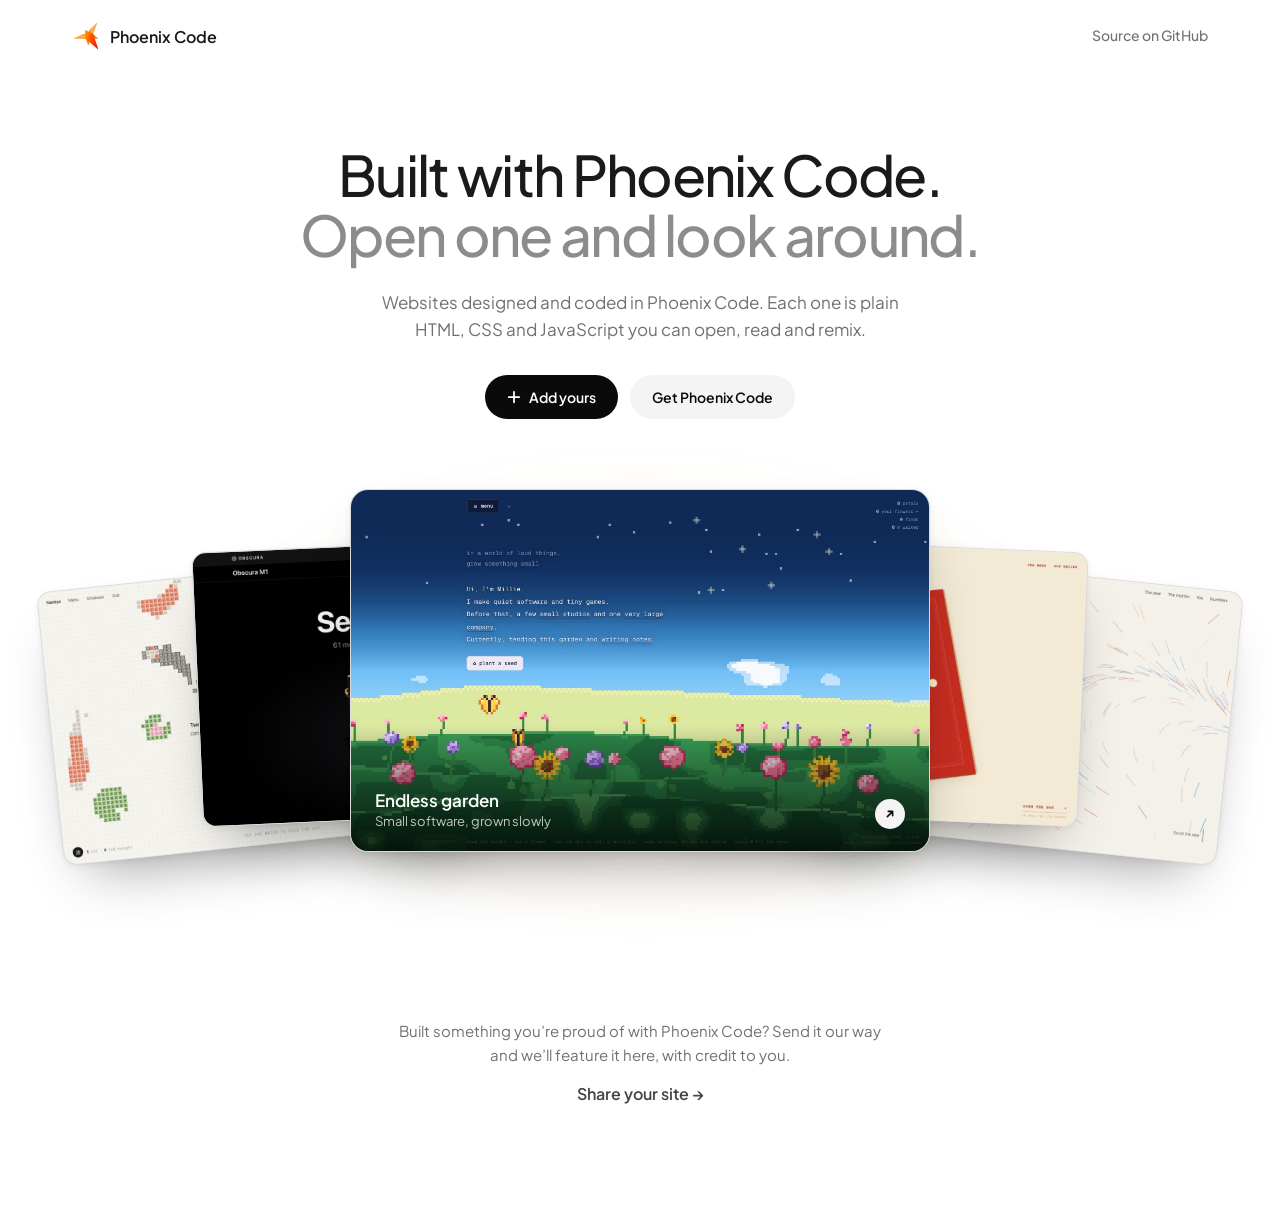
<file: index.html>
<!doctype html>
<html lang="en">
    <head>
        <meta charset="utf-8" />
        <meta name="viewport" content="width=device-width, initial-scale=1" />
        <title>Built with Phoenix Code · Website demos</title>
        <meta
            name="description"
            content="Websites designed and built in Phoenix Code. Open one, look around, and read the source."
        />
        <link rel="icon" type="image/svg+xml" href="assets/phoenix-logo.svg" />
        <link rel="preconnect" href="https://fonts.googleapis.com" />
        <link rel="preconnect" href="https://fonts.gstatic.com" crossorigin />
        <link
            rel="stylesheet"
            href="https://fonts.googleapis.com/css2?family=Plus+Jakarta+Sans:wght@400;500;600&display=swap"
        />
        <link rel="stylesheet" href="styles.css" />
    </head>
    <body>
        <header class="topbar">
            <a class="brand" href="https://phcode.dev">
                <img src="assets/phoenix-logo.svg" width="28" height="28" alt="" />
                <span>Phoenix Code</span>
            </a>
            <a class="topbar-link" href="https://github.com/phcode-dev/phoenix-website-demos">
                Source on GitHub
            </a>
        </header>

        <main>
            <section class="hero">
                <h1 class="hero-title">
                    Built with Phoenix Code.
                    <span>Open one and look around.</span>
                </h1>
                <p class="hero-copy">
                    Websites designed and coded in Phoenix Code. Each one is plain HTML, CSS and
                    JavaScript you can open, read and remix.
                </p>
                <div class="hero-actions">
                    <a
                        class="button button-dark"
                        href="https://github.com/phcode-dev/phoenix/discussions/categories/show-and-tell"
                    >
                        <svg viewBox="0 0 16 16" width="14" height="14" aria-hidden="true">
                            <path d="M8 2v12M2 8h12" />
                        </svg>
                        Add yours
                    </a>
                    <a class="button button-light" href="https://phcode.dev">Get Phoenix Code</a>
                </div>
            </section>

            <section class="showcase" aria-label="Demos">
                <a class="card" data-site="namiya" href="namiya/">
                    <span class="card-body">
                        <img
                            src="namiya/preview.jpg"
                            width="1120"
                            height="700"
                            alt="Namiya, a sushi and izakaya site with pixel koi"
                        />
                        <span class="card-label">
                            <span><b>Namiya</b><small>Sushi &amp; izakaya</small></span>
                            <i aria-hidden="true"></i>
                        </span>
                    </span>
                </a>
                <a class="card" data-site="obscura" href="obscura/">
                    <span class="card-body">
                        <img
                            src="obscura/preview.jpg"
                            width="1120"
                            height="700"
                            alt="Obscura M1, a camera product page"
                        />
                        <span class="card-label">
                            <span><b>Obscura M1</b><small>See in the dark</small></span>
                            <i aria-hidden="true"></i>
                        </span>
                    </span>
                </a>
                <a class="card" data-site="garden" href="garden/">
                    <span class="card-body">
                        <img
                            src="garden/preview.jpg"
                            width="2240"
                            height="1400"
                            alt="Endless garden, a pixel-art personal site"
                        />
                        <span class="card-label">
                            <span
                                ><b>Endless garden</b
                                ><small>Small software, grown slowly</small></span
                            >
                            <i aria-hidden="true"></i>
                        </span>
                    </span>
                </a>
                <a class="card" data-site="forno-nero" href="forno-nero/">
                    <span class="card-body">
                        <img
                            src="forno-nero/preview.jpg"
                            width="1120"
                            height="700"
                            alt="Forno Nero, a pizzeria site with a 3D pizza box"
                        />
                        <span class="card-label">
                            <span><b>Forno Nero</b><small>Good things inside</small></span>
                            <i aria-hidden="true"></i>
                        </span>
                    </span>
                </a>
                <a class="card" data-site="spoke" href="spoke/">
                    <span class="card-body">
                        <img
                            src="spoke/preview.jpg"
                            width="1120"
                            height="700"
                            alt="Spoke, a data story about a year of bike-share rides"
                        />
                        <span class="card-label">
                            <span><b>Spoke</b><small>A year on two wheels</small></span>
                            <i aria-hidden="true"></i>
                        </span>
                    </span>
                </a>
            </section>
        </main>

        <footer class="footer">
            <p>
                Built something you’re proud of with Phoenix Code? Send it our way and we’ll feature
                it here, with credit to you.
            </p>
            <a href="https://github.com/phcode-dev/phoenix/discussions/categories/show-and-tell">
                Share your site <span aria-hidden="true">→</span>
            </a>
        </footer>
    </body>
</html>
</file>
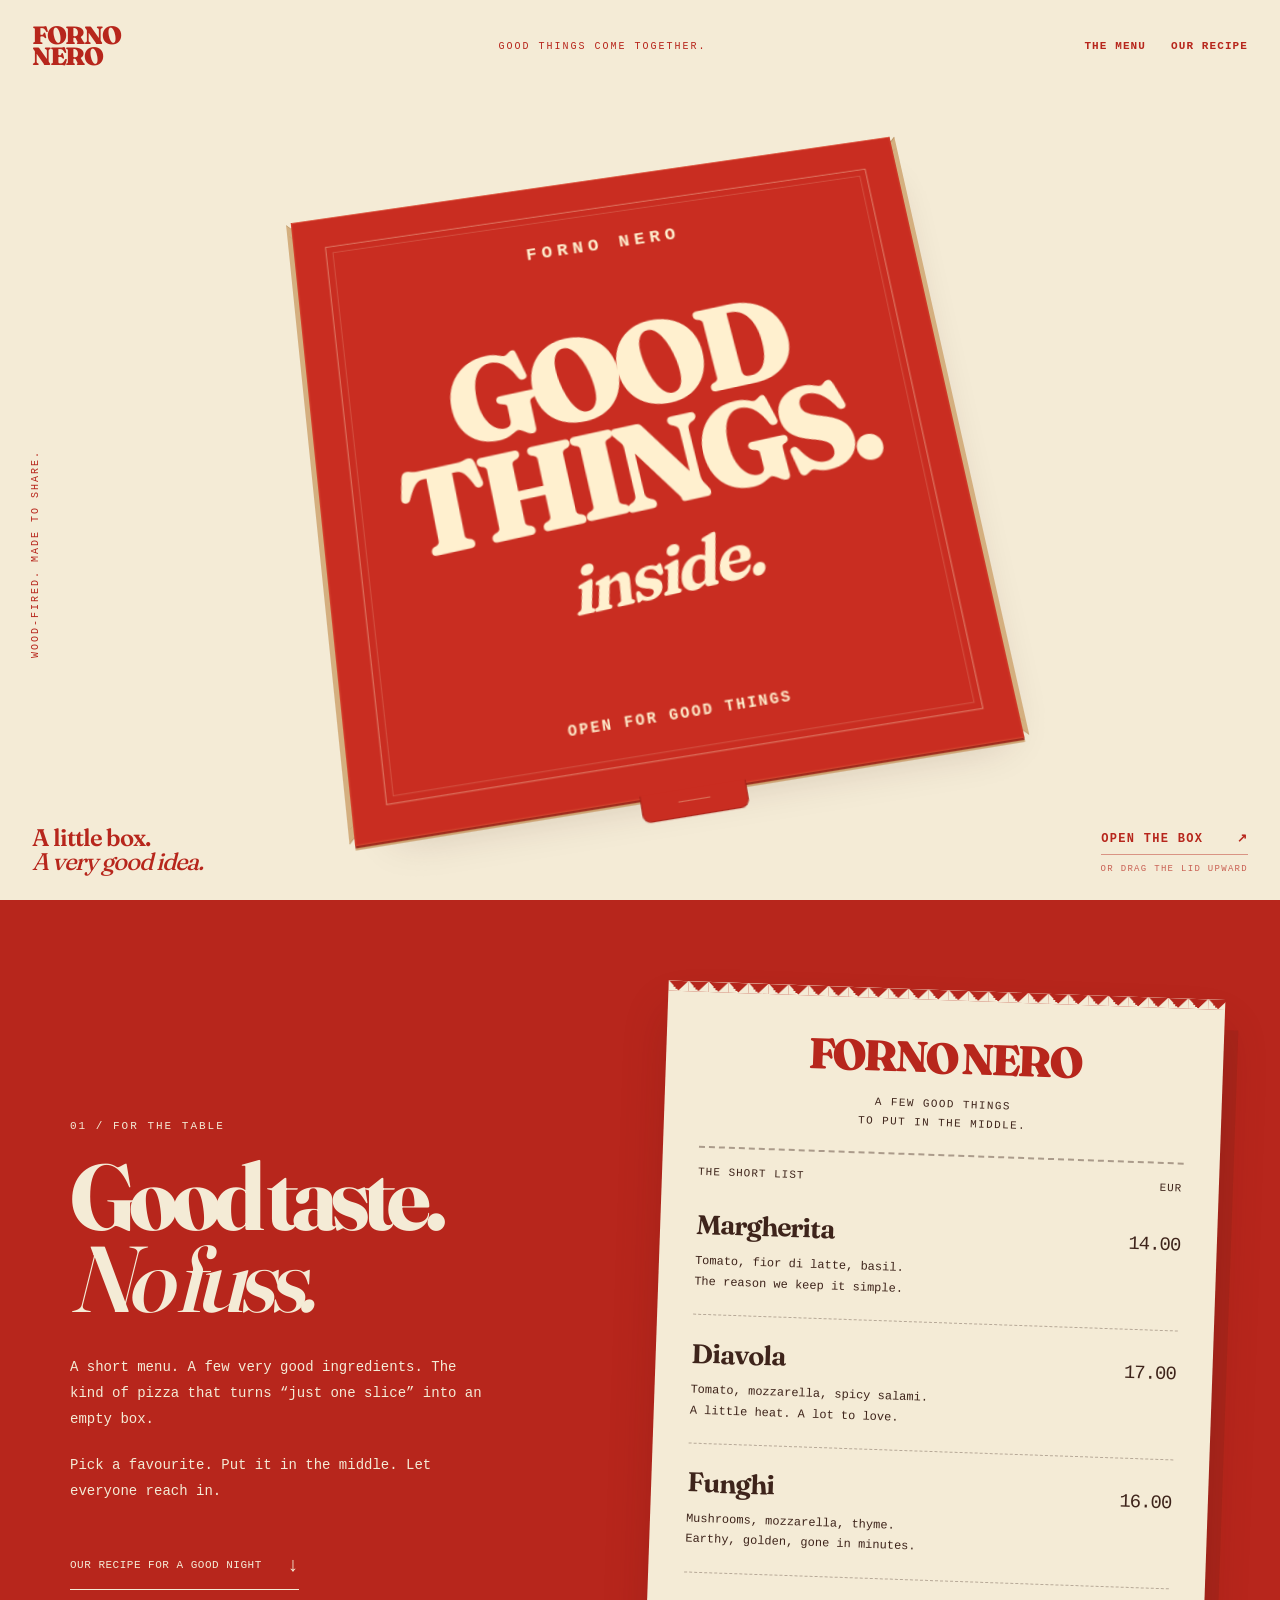
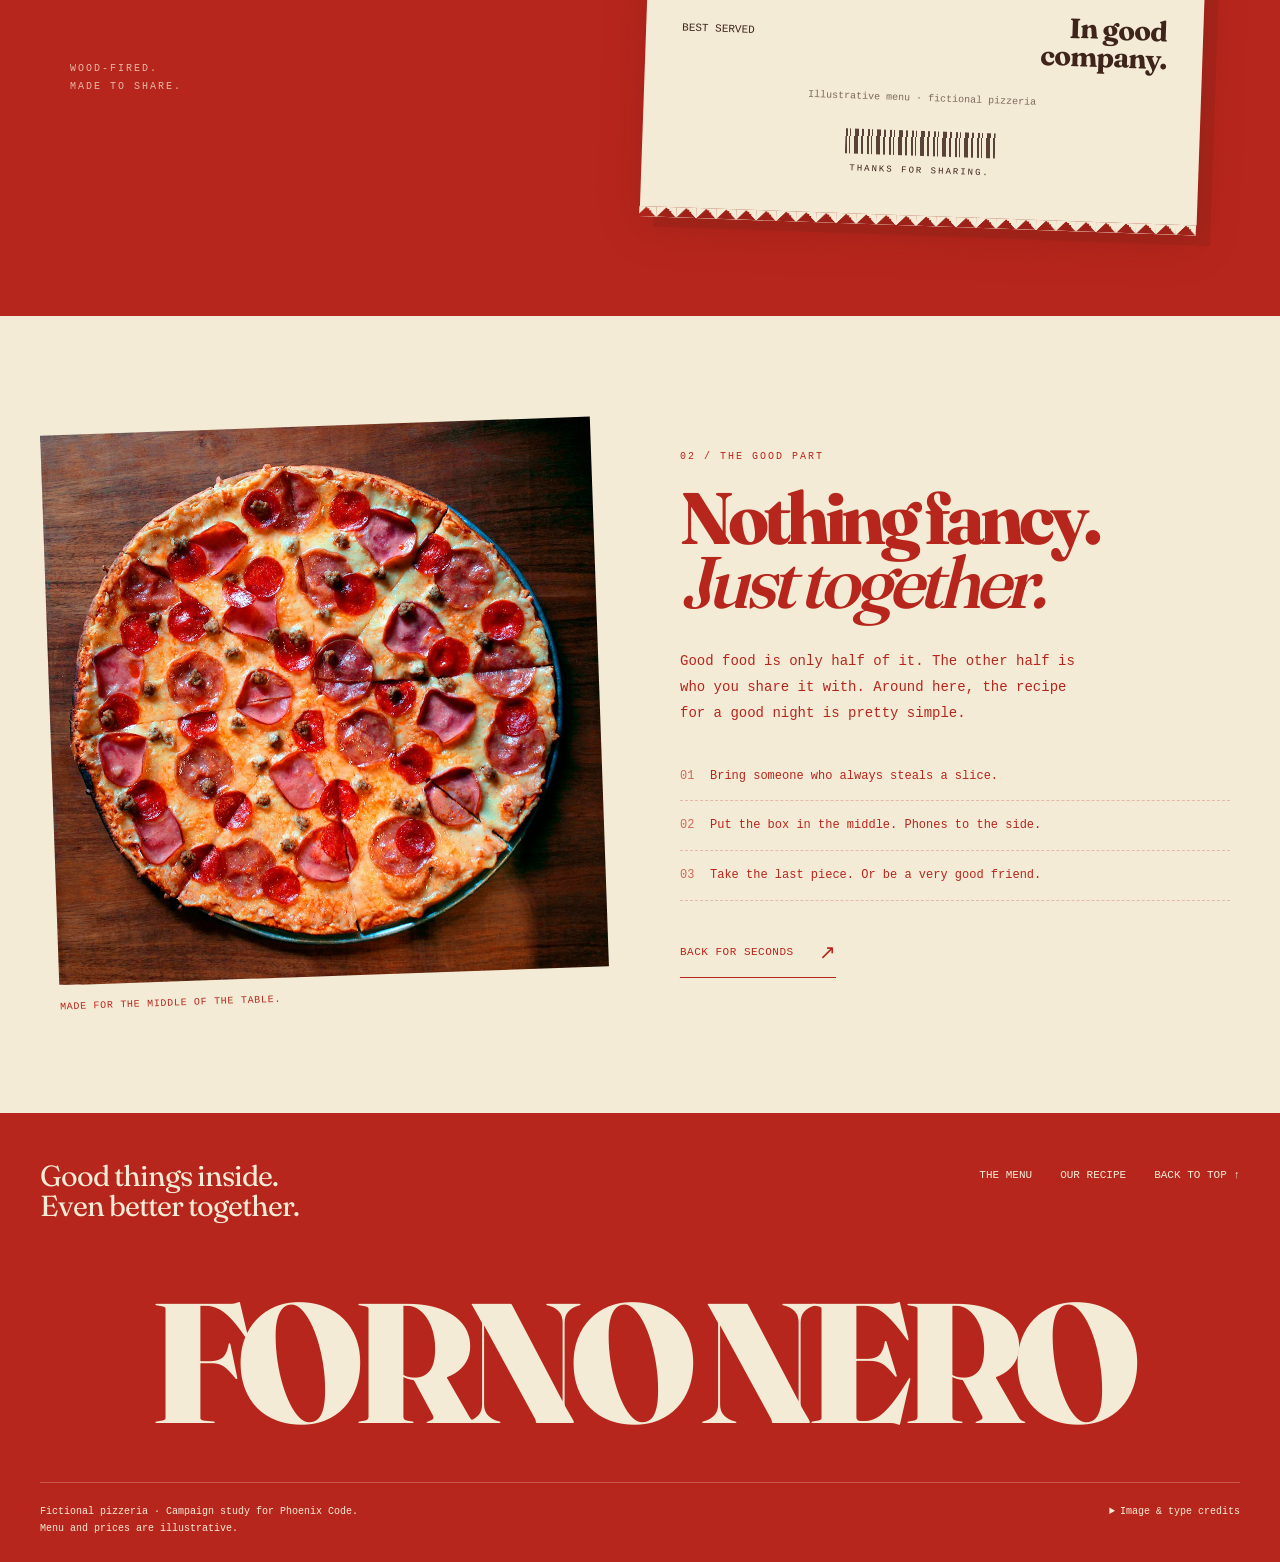
<file: forno-nero/index.html>
<!doctype html>
<html lang="en">
    <head>
        <meta charset="utf-8" />
        <meta name="viewport" content="width=device-width,initial-scale=1" />
        <meta name="theme-color" content="#f4ebd6" />
        <title>Forno Nero — Good things inside.</title>
        <link rel="stylesheet" href="styles.css" />
    </head>
    <body>
        <main>
            <section class="hero" id="hero" aria-label="Forno Nero pizza box">
                <header class="masthead">
                    <a class="wordmark" href="#hero" aria-label="Forno Nero home"
                        >FORNO<span>NERO</span></a
                    ><span class="edition">Good things come together.</span>
                    <nav class="nav" aria-label="Main navigation">
                        <a href="#menu">The menu</a><a href="#recipe">Our recipe</a>
                    </nav>
                </header>
                <span class="side-note">Wood-fired. Made to share.</span>
                <div class="stage" id="stage" aria-label="Drag upward to open the pizza box">
                    <div class="box-position" id="position">
                        <div class="box" id="box">
                            <div class="ground" id="ground"></div>
                            <div class="tray"><div class="liner"></div></div>
                            <div class="flap left" id="leftFlap"></div>
                            <div class="flap right" id="rightFlap"></div>
                            <img
                                class="pizza"
                                id="pizza"
                                src="images/pizza.png"
                                alt="Freshly baked pizza with browned crust, melted cheese, tomato and pepperoni"
                                draggable="false"
                                fetchpriority="high"
                            />
                            <div class="lid-shadow" id="shadow"></div>
                            <div class="wall front-wall">FORNO NERO</div>
                            <div class="wall left-wall"></div>
                            <div class="wall right-wall"></div>
                            <div class="lid" id="lid">
                                <div class="lid-face lid-front">
                                    <span class="box-brand">FORNO NERO</span>
                                    <h1 class="cover-title">
                                        <span>GOOD</span><span>THINGS.</span><em>inside.</em>
                                    </h1>
                                    <span class="box-bottom">Open for good things</span>
                                </div>
                                <div class="lid-face lid-back">
                                    <div class="inside-title">
                                        <span>GOOD THINGS</span><span>INSIDE.</span>
                                    </div>
                                    <span class="inside-note">Save someone a slice.</span>
                                </div>
                                <div class="lid-tab"></div>
                            </div>
                        </div>
                    </div>
                </div>
                <div class="hero-bottom">
                    <p class="support">A little box.<br /><em>A very good idea.</em></p>
                    <div class="interaction">
                        <button
                            class="toggle"
                            id="toggle"
                            aria-pressed="false"
                            aria-controls="stage"
                        >
                            Open the box <span>↗</span>
                        </button>
                        <p class="hint" id="hint">Or drag the lid upward</p>
                    </div>
                </div>
                <p class="diagnostic" id="diagnostic" role="status" hidden></p>
            </section>
            <section class="menu-section" id="menu" aria-labelledby="menu-title">
                <div class="menu-layout">
                    <div class="menu-editorial">
                        <p class="receipt-kicker">01 / For the table</p>
                        <h2 id="menu-title">Good taste.<br /><em>No fuss.</em></h2>
                        <p class="section-copy">
                            A short menu. A few very good ingredients. The kind of pizza that turns
                            “just one slice” into an empty box.
                        </p>
                        <p class="section-copy">
                            Pick a favourite. Put it in the middle. Let everyone reach in.
                        </p>
                        <a class="text-link" href="#recipe"
                            >Our recipe for a good night <span>↓</span></a
                        >
                        <div class="menu-footnote">WOOD-FIRED.<br />MADE TO SHARE.</div>
                    </div>
                    <div class="receipt">
                        <div class="receipt-menu">
                            <header class="receipt-head">
                                <h3>FORNO NERO</h3>
                                <p>A few good things<br />to put in the middle.</p>
                            </header>
                            <div class="receipt-meta">
                                <span>The short list</span><span>EUR</span>
                            </div>
                            <dl class="menu-list">
                                <div class="menu-item">
                                    <dt>Margherita <span class="price">14.00</span></dt>
                                    <dd>
                                        Tomato, fior di latte, basil.<br />The reason we keep it
                                        simple.
                                    </dd>
                                </div>
                                <div class="menu-item">
                                    <dt>Diavola <span class="price">17.00</span></dt>
                                    <dd>
                                        Tomato, mozzarella, spicy salami.<br />A little heat. A lot
                                        to love.
                                    </dd>
                                </div>
                                <div class="menu-item">
                                    <dt>Funghi <span class="price">16.00</span></dt>
                                    <dd>
                                        Mushrooms, mozzarella, thyme.<br />Earthy, golden, gone in
                                        minutes.
                                    </dd>
                                </div>
                            </dl>
                            <div class="receipt-total">
                                <span>Best served</span><strong>In good<br />company.</strong>
                            </div>
                            <p class="sample-note">Illustrative menu · fictional pizzeria</p>
                            <div class="barcode" aria-hidden="true"></div>
                            <p class="receipt-foot">THANKS FOR SHARING.</p>
                        </div>
                    </div>
                </div>
            </section>
            <section class="story-section" id="recipe" aria-labelledby="recipe-title">
                <div class="story-layout">
                    <figure class="story-photo">
                        <img
                            src="images/story.jpg"
                            alt="A freshly baked pizza on a baking tray, photographed from above on a wooden table"
                            width="1080"
                            height="1080"
                            loading="lazy"
                        />
                        <figcaption>Made for the middle of the table.</figcaption>
                    </figure>
                    <div class="story-copy">
                        <p class="receipt-kicker">02 / The good part</p>
                        <h2 id="recipe-title">Nothing fancy.<br /><em>Just together.</em></h2>
                        <p class="section-copy">
                            Good food is only half of it. The other half is who you share it with.
                            Around here, the recipe for a good night is pretty simple.
                        </p>
                        <ol class="recipe-list">
                            <li>Bring someone who always steals a slice.</li>
                            <li>Put the box in the middle. Phones to the side.</li>
                            <li>Take the last piece. Or be a very good friend.</li>
                        </ol>
                        <a class="text-link" href="#hero" id="back"
                            >Back for seconds <span>↗</span></a
                        >
                    </div>
                </div>
            </section>
            <footer class="site-footer" id="note">
                <div class="footer-top">
                    <p>Good things inside.<br />Even better together.</p>
                    <nav aria-label="Footer navigation">
                        <a href="#menu">The menu</a><a href="#recipe">Our recipe</a
                        ><a href="#hero">Back to top ↑</a>
                    </nav>
                </div>
                <div class="footer-name" aria-hidden="true">FORNO NERO</div>
                <div class="footer-bottom">
                    <p>
                        Fictional pizzeria · Campaign study for Phoenix Code.<br />Menu and prices
                        are illustrative.
                    </p>
                    <details id="credits">
                        <summary>Image &amp; type credits</summary>
                        <p>
                            Pizza photography by
                            <a href="https://unsplash.com/@thisisnando">Fernando Andrade</a> on
                            <a href="https://unsplash.com/photos/_P76trHTWDE">Unsplash</a>, under
                            the <a href="https://unsplash.com/license">Unsplash License</a>. The
                            hero uses AI-assisted background extraction; the story shows the
                            original photograph.
                        </p>
                        <p>
                            Fraunces by Undercase Type —
                            <a href="fonts/OFL.txt">SIL Open Font License</a>. Supporting type:
                            Courier New. Fictional packaging artwork created for this campaign.
                        </p>
                    </details>
                </div>
            </footer>
        </main>
        <div class="debug" id="debug" hidden>
            <button id="play">Play 5s</button><button id="reset">Reset</button
            ><input
                id="scrub"
                type="range"
                min="0"
                max="1"
                step=".001"
                value="0"
                aria-label="Box opening progress"
            />
        </div>
        <script src="script.js"></script>
    </body>
</html>
</file>
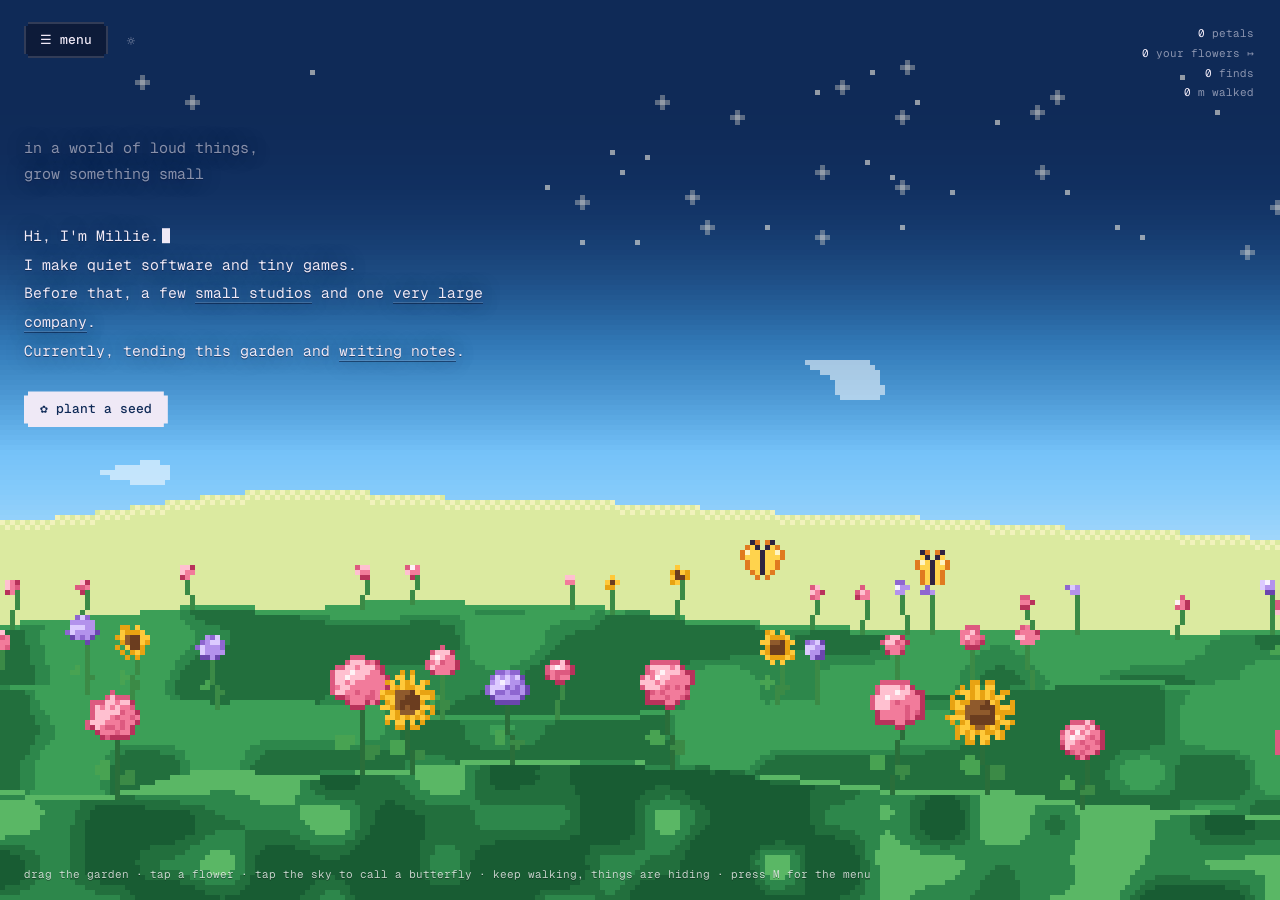
<file: garden/index.html>
<!doctype html>
<html lang="en">
    <head>
        <meta charset="utf-8" />
        <meta name="viewport" content="width=device-width, initial-scale=1" />
        <title>Endless garden · Small software, grown slowly</title>
        <meta name="description" content="A garden that never ends." />
        <link rel="preconnect" href="https://fonts.googleapis.com" />
        <link rel="preconnect" href="https://fonts.gstatic.com" crossorigin />
        <link
            href="https://fonts.googleapis.com/css2?family=Geist+Mono:wght@400;500&display=swap"
            rel="stylesheet"
        />
        <link rel="stylesheet" href="styles.css" />
    </head>
    <body>
        <canvas
            id="world"
            aria-label="An endless pixel garden. Drag sideways to wander, tap flowers and the sky."
        ></canvas>

        <div class="ui" id="top">
            <nav class="top">
                <button class="px ghost" id="menuBtn" aria-haspopup="dialog" aria-controls="menu">
                    ☰ menu
                </button>
                <button id="theme" aria-label="Switch to dusk">☼</button>
            </nav>
            <div class="count" aria-live="polite">
                <div><b id="cPetals">0</b> petals</div>
                <div>
                    <button id="cSeedsBtn" title="Walk to your flowers">
                        <b id="cSeeds">0</b> your flowers ↦
                    </button>
                </div>
                <div><b id="cFound">0</b> finds</div>
                <div><b id="cWalk">0</b> m walked</div>
            </div>

            <section class="hero">
                <p class="poem">in a world of loud things,<br />grow something small</p>
                <p class="hello">
                    Hi, I'm Millie.<span class="caret" aria-hidden="true"></span><br />
                    I make quiet software and tiny games.<br />
                    Before that, a few <a href="#">small studios</a> and one
                    <a href="#">very large company</a>.<br />
                    Currently, tending this garden and
                    <a href="#" data-open="notes">writing notes</a>.
                </p>
                <div class="actions"><button class="px" id="seed">✿ plant a seed</button></div>
            </section>

            <p class="toast" id="toast" role="status"></p>
            <p class="hint" id="hint">
                drag the garden · tap a flower · tap the sky to call a butterfly · keep walking,
                things are hiding · press M for the menu
            </p>
            <p class="credit">every pixel drawn in code<br />made in Phoenix Code with Claude</p>
        </div>

        <div class="menu" id="menu" role="dialog" aria-modal="true" aria-labelledby="mtitle">
            <div class="box">
                <div class="mhead">
                    <span id="mtitle">✿ menu · Millie's garden</span
                    ><button id="mclose" aria-label="Close menu">esc ✕</button>
                </div>
                <div class="mbody">
                    <div class="tabs" role="tablist" aria-label="Menu">
                        <button role="tab" data-tab="work">work</button>
                        <button role="tab" data-tab="notes">notes</button>
                        <button role="tab" data-tab="about">about</button>
                        <button role="tab" data-tab="play">how to play</button>
                        <button role="tab" data-tab="links">links</button>
                    </div>
                    <section class="panel" data-panel="work" role="tabpanel">
                        <h3>Selected work</h3>
                        <p class="sub">small things, grown slowly</p>
                        <ol class="rows">
                            <li>
                                <a href="#" data-close
                                    ><canvas data-icon="flower" width="8" height="8"></canvas>
                                    <div>
                                        <b>Endless garden</b
                                        ><span>this page · a meadow you can walk forever</span>
                                    </div>
                                    <span class="yr">2026</span><span class="go">→</span></a
                                >
                            </li>
                            <li>
                                <a href="#"
                                    ><canvas data-icon="butterfly" width="8" height="8"></canvas>
                                    <div>
                                        <b>Pocket Meadow</b
                                        ><span>four tiny pixel worlds to poke at</span>
                                    </div>
                                    <span class="yr">2026</span><span class="go">→</span></a
                                >
                            </li>
                            <li>
                                <a href="#"
                                    ><canvas data-icon="bee" width="8" height="8"></canvas>
                                    <div>
                                        <b>Hive Nine</b
                                        ><span>an ASCII swarm for a small honey shop</span>
                                    </div>
                                    <span class="yr">2026</span><span class="go">→</span></a
                                >
                            </li>
                            <li>
                                <a href="#"
                                    ><canvas data-icon="type" width="8" height="8"></canvas>
                                    <div>
                                        <b>Kiln</b
                                        ><span>a type foundry where every letter moves</span>
                                    </div>
                                    <span class="yr">2026</span><span class="go">→</span></a
                                >
                            </li>
                            <li>
                                <a href="#"
                                    ><canvas data-icon="house" width="8" height="8"></canvas>
                                    <div>
                                        <b>Norr &amp; Sund</b
                                        ><span>an architecture studio on a WebGL grid</span>
                                    </div>
                                    <span class="yr">2026</span><span class="go">→</span></a
                                >
                            </li>
                            <li>
                                <a href="#"
                                    ><canvas data-icon="window" width="8" height="8"></canvas>
                                    <div>
                                        <b>Phoenix OS</b
                                        ><span>a whole desktop, running in a browser tab</span>
                                    </div>
                                    <span class="yr">2026</span><span class="go">→</span></a
                                >
                            </li>
                        </ol>
                    </section>
                    <section class="panel" data-panel="notes" role="tabpanel">
                        <h3>Notes</h3>
                        <p class="sub">short things, written slowly</p>
                        <ol class="rows">
                            <li>
                                <a href="#"
                                    ><canvas data-icon="seed" width="8" height="8"></canvas>
                                    <div>
                                        <b>Things that wait for you</b
                                        ><span
                                            >on software that's still there when you come back</span
                                        >
                                    </div>
                                    <span class="yr">oct</span><span class="go">→</span></a
                                >
                            </li>
                            <li>
                                <a href="#"
                                    ><canvas data-icon="pixel" width="8" height="8"></canvas>
                                    <div>
                                        <b>Every pixel, drawn in code</b
                                        ><span>why this garden has no image files</span>
                                    </div>
                                    <span class="yr">sep</span><span class="go">→</span></a
                                >
                            </li>
                            <li>
                                <a href="#"
                                    ><canvas data-icon="moon" width="8" height="8"></canvas>
                                    <div>
                                        <b>Dusk is a feature</b
                                        ><span
                                            >slow transitions and the joy of leaving a tab
                                            open</span
                                        >
                                    </div>
                                    <span class="yr">aug</span><span class="go">→</span></a
                                >
                            </li>
                        </ol>
                    </section>
                    <section class="panel" data-panel="about" role="tabpanel">
                        <h3>Millie</h3>
                        <p class="sub">
                            I make quiet software and tiny games. This garden is my front door.
                        </p>
                        <div class="stats" id="sheet"></div>
                        <h3>Collection</h3>
                        <p class="sub">things you've found on your walks</p>
                        <ul class="dex" id="dex"></ul>
                    </section>
                    <section class="panel" data-panel="play" role="tabpanel">
                        <h3>How to play</h3>
                        <p class="sub">there's no way to lose. wander.</p>
                        <ul class="guide">
                            <li>
                                <kbd>drag ↔</kbd
                                ><span>walk the garden. it never ends in either direction.</span>
                            </li>
                            <li>
                                <kbd>tap a flower</kbd
                                ><span>scatter its petals. it grows back in a few seconds.</span>
                            </li>
                            <li><kbd>tap the sky</kbd><span>a butterfly comes to say hi.</span></li>
                            <li>
                                <kbd>✿ plant</kbd
                                ><span
                                    >grow a flower of your own. it's still here next time you
                                    visit.</span
                                >
                            </li>
                            <li>
                                <kbd>your flowers ↦</kbd
                                ><span>walk back to the flowers you planted.</span>
                            </li>
                            <li>
                                <kbd>☼ / ☾</kbd
                                ><span
                                    >the sky turns to dusk every minute or so. this makes it happen
                                    now.</span
                                >
                            </li>
                            <li>
                                <kbd>keep walking</kbd
                                ><span
                                    >a bunny, a scarecrow, a mushroom ring, an old well and
                                    signposts are out there. tap them.</span
                                >
                            </li>
                            <li>
                                <kbd>M</kbd
                                ><span>open this menu. arrows to move, esc to close.</span>
                            </li>
                        </ul>
                    </section>
                    <section class="panel" data-panel="links" role="tabpanel">
                        <h3>Links</h3>
                        <p class="sub">come say hello</p>
                        <ul class="guide">
                            <li>
                                <kbd>github</kbd><span><a href="#">github.com/…</a></span>
                            </li>
                            <li>
                                <kbd>email</kbd><span><a href="#">hello@…</a></span>
                            </li>
                            <li>
                                <kbd>are.na</kbd><span><a href="#">are.na/…</a></span>
                            </li>
                            <li>
                                <kbd>made with</kbd
                                ><span>Phoenix Code and Claude · every pixel drawn in code</span>
                            </li>
                        </ul>
                    </section>
                </div>
                <div class="mfoot">
                    <span><kbd>↑↓</kbd> choose · <kbd>esc</kbd> close</span
                    ><span>time in the garden: <b id="mTime">0:00</b></span>
                </div>
            </div>
        </div>

        <script src="script.js"></script>
    </body>
</html>
</file>
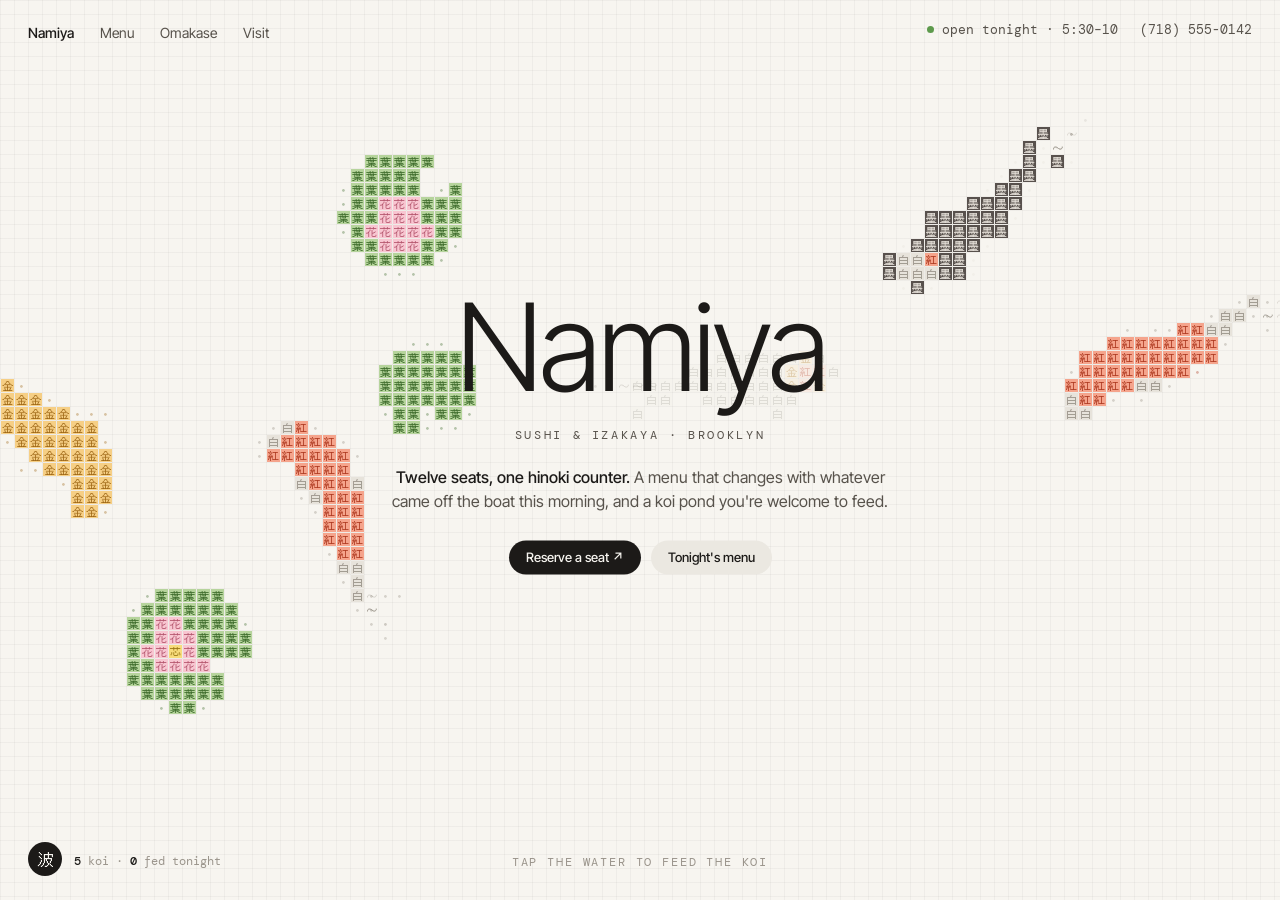
<file: namiya/index.html>
<!doctype html>
<html lang="en">
    <head>
        <meta charset="utf-8" />
        <meta name="viewport" content="width=device-width, initial-scale=1" />
        <title>Namiya · sushi &amp; izakaya</title>
        <meta
            name="description"
            content="Twelve seats, one hinoki counter, and a koi pond you're welcome to feed."
        />
        <link rel="preconnect" href="https://fonts.googleapis.com" />
        <link rel="preconnect" href="https://fonts.gstatic.com" crossorigin />
        <link
            href="https://fonts.googleapis.com/css2?family=Inter+Tight:wght@300;400;500&family=DM+Mono:wght@400;500&family=DotGothic16&display=swap"
            rel="stylesheet"
        />
        <link rel="stylesheet" href="styles.css" />
    </head>
    <body data-page="home">
        <canvas id="pond" aria-hidden="true"></canvas>

        <div class="chrome">
            <nav class="nav" data-avoid aria-label="Main">
                <a class="home" href="#home">Namiya</a><a href="#menu">Menu</a
                ><a href="#omakase">Omakase</a><a href="#visit">Visit</a>
            </nav>
            <div class="meta" data-avoid>
                <span class="open">open tonight · 5:30–10</span
                ><a class="phone" href="#">(718) 555-0142</a>
            </div>
            <a class="mon" href="#home" data-avoid aria-label="Home">波</a>
            <p class="count" data-avoid aria-live="polite">
                <b id="kc">5</b> koi · <b id="fc">0</b> fed tonight
            </p>
            <p class="hint" data-avoid>tap the water to feed the koi</p>
        </div>

        <main class="page" data-page="home" aria-label="Home">
            <div class="center rise" data-avoid>
                <h1>Namiya</h1>
                <p class="role">Sushi &amp; izakaya · Brooklyn</p>
                <p class="lede">
                    <b>Twelve seats, one hinoki counter.</b> A menu that changes with whatever came
                    off the boat this morning, and a koi pond you're welcome to feed.
                </p>
                <div class="ctas">
                    <a class="pill dark" href="#visit">Reserve a seat ↗</a
                    ><a class="pill" href="#menu">Tonight's menu</a>
                </div>
            </div>
        </main>

        <section class="page" data-page="menu" aria-label="Menu">
            <div class="wrap">
                <header class="phead rise" data-avoid>
                    <p class="role">お品書き · tonight's menu</p>
                    <h2>What came in this morning</h2>
                    <p class="lede">
                        Prices are per plate. It changes daily with the catch, so ask the counter
                        what's good. The koi are not on it.
                    </p>
                </header>
                <div class="cols rise">
                    <div class="card" data-avoid>
                        <h3>Nigiri <span>two pieces</span></h3>
                        <ul class="list">
                            <li>
                                <span class="jp">赤身</span><b>Akami</b><em>9</em
                                ><i>lean bluefin, aged four days</i>
                            </li>
                            <li>
                                <span class="jp">鰤</span><b>Buri</b><em>10</em
                                ><i>winter yellowtail, yuzu kosho</i>
                            </li>
                            <li>
                                <span class="jp">帆立</span><b>Hotate</b><em>11</em
                                ><i>Hokkaido scallop, sea salt, lime</i>
                            </li>
                            <li>
                                <span class="jp">鮭</span><b>Sake</b><em>9</em
                                ><i>salmon belly, lightly torched</i>
                            </li>
                            <li>
                                <span class="jp">鰻</span><b>Unagi</b><em>12</em
                                ><i>freshwater eel, house tare</i>
                            </li>
                            <li>
                                <span class="jp">玉子</span><b>Tamago</b><em>6</em
                                ><i>sweet layered omelette</i>
                            </li>
                        </ul>
                    </div>
                    <div class="card" data-avoid>
                        <h3>Small plates <span>to share</span></h3>
                        <ul class="list">
                            <li>
                                <span class="jp">枝豆</span><b>Edamame</b><em>6</em
                                ><i>smoked salt, shichimi</i>
                            </li>
                            <li>
                                <span class="jp">揚出</span><b>Agedashi tofu</b><em>9</em
                                ><i>dashi, grated daikon, bonito</i>
                            </li>
                            <li>
                                <span class="jp">唐揚</span><b>Karaage</b><em>12</em
                                ><i>fried chicken thigh, lemon, kewpie</i>
                            </li>
                            <li>
                                <span class="jp">茶碗</span><b>Chawanmushi</b><em>11</em
                                ><i>silken egg custard, crab, mitsuba</i>
                            </li>
                            <li>
                                <span class="jp">焼鳥</span><b>Negima</b><em>10</em
                                ><i>chicken &amp; scallion skewers, tare</i>
                            </li>
                            <li>
                                <span class="jp">田楽</span><b>Nasu dengaku</b><em>9</em
                                ><i>miso-glazed eggplant</i>
                            </li>
                        </ul>
                    </div>
                    <div class="card" data-avoid>
                        <h3>To drink <span>by the glass</span></h3>
                        <ul class="list">
                            <li>
                                <span class="jp">酒</span><b>Junmai daiginjo</b><em>16</em
                                ><i>clean, melon, very cold</i>
                            </li>
                            <li>
                                <span class="jp">酒</span><b>Tokubetsu junmai</b><em>13</em
                                ><i>dry, rice, good warm</i>
                            </li>
                            <li>
                                <span class="jp">濁</span><b>Nigori</b><em>12</em
                                ><i>cloudy, creamy, a little sweet</i>
                            </li>
                            <li>
                                <span class="jp">杯</span><b>Highball</b><em>12</em
                                ><i>Japanese whisky, lots of bubbles</i>
                            </li>
                            <li>
                                <span class="jp">柚</span><b>Yuzu sour</b><em>11</em
                                ><i>shochu, yuzu, soda</i>
                            </li>
                            <li>
                                <span class="jp">茶</span><b>Hojicha</b><em>5</em
                                ><i>roasted green tea, no alcohol</i>
                            </li>
                        </ul>
                    </div>
                </div>
                <p class="note rise">
                    kitchen closes 30 minutes before the dining room · ask us about allergies
                </p>
            </div>
        </section>

        <section class="page" data-page="omakase" aria-label="Omakase">
            <div class="wrap oma">
                <div class="rise" data-avoid>
                    <p class="role">おまかせ · at the counter</p>
                    <h2>Leave it to us</h2>
                    <p class="lede">
                        Twelve seats, one sitting at a time. The chef builds the meal as it goes,
                        from light to rich, ending somewhere sweet.
                    </p>
                    <div class="facts">
                        <div><b>14</b>courses</div>
                        <div><b>$145</b>per guest</div>
                        <div><b>2 hrs</b>give or take</div>
                        <div><b>6 &amp; 8:30</b>Thu – Sun</div>
                    </div>
                    <div class="ctas">
                        <a class="pill dark" href="#visit">Reserve the counter ↗</a>
                    </div>
                </div>
                <div class="card rise" data-avoid>
                    <h3>A recent night <span>changes daily</span></h3>
                    <ol class="courses">
                        <li><span>一</span>chawanmushi</li>
                        <li><span>二</span>kombu-cured snapper</li>
                        <li><span>三</span>scallop &amp; lime</li>
                        <li><span>四</span>seared bonito</li>
                        <li><span>五</span>akami</li>
                        <li><span>六</span>chutoro</li>
                        <li><span>七</span>otoro</li>
                        <li><span>八</span>kinmedai</li>
                        <li><span>九</span>kohada</li>
                        <li><span>十</span>uni hand roll</li>
                        <li><span>十一</span>anago</li>
                        <li><span>十二</span>miso soup</li>
                        <li><span>十三</span>tamago</li>
                        <li><span>十四</span>hojicha &amp; mochi</li>
                    </ol>
                </div>
            </div>
        </section>

        <section class="page" data-page="visit" aria-label="Visit">
            <div class="wrap visit">
                <div class="rise" data-avoid>
                    <p class="role">訪問 · visit</p>
                    <h2>Come sit by the pond</h2>
                    <p class="lede">
                        Walk-ins are welcome at the bar. The pond is out back, and the koi will want
                        to meet you.
                    </p>
                    <dl class="info">
                        <dt>Address</dt>
                        <dd>214 Mercer Lane<br />Brooklyn, NY 11201</dd>
                        <dt>Hours</dt>
                        <dd>
                            Tue – Thu · 5:30 – 10<br />Fri – Sat · 5:30 – 11<br />Sun · 5 – 9 · Mon
                            closed
                        </dd>
                        <dt>Phone</dt>
                        <dd><a href="#">(718) 555-0142</a></dd>
                        <dt>Email</dt>
                        <dd><a href="#">hello@namiya.example</a></dd>
                    </dl>
                </div>
                <form class="card rise" id="resv" data-avoid novalidate>
                    <h3>Reserve a seat <span>held 15 min</span></h3>
                    <div class="field">
                        <label for="rdate">Date</label><input type="date" id="rdate" />
                    </div>
                    <div class="field">
                        <span>Guests</span>
                        <div class="chips" data-group="party">
                            <button type="button">1</button
                            ><button type="button" aria-pressed="true">2</button
                            ><button type="button">3</button><button type="button">4</button
                            ><button type="button">5</button><button type="button">6</button>
                        </div>
                    </div>
                    <div class="field">
                        <span>Time</span>
                        <div class="chips" data-group="time">
                            <button type="button">5:30</button><button type="button">6:00</button
                            ><button type="button" aria-pressed="true">7:00</button
                            ><button type="button">7:30</button><button type="button">8:30</button
                            ><button type="button">9:00</button>
                        </div>
                    </div>
                    <div class="field">
                        <label for="rname">Name</label
                        ><input id="rname" autocomplete="name" placeholder="Your name" />
                    </div>
                    <button class="pill dark" type="submit">Hold my seats</button>
                    <p class="done" role="status" id="done"></p>
                </form>
            </div>
        </section>

        <script src="script.js"></script>
    </body>
</html>
</file>
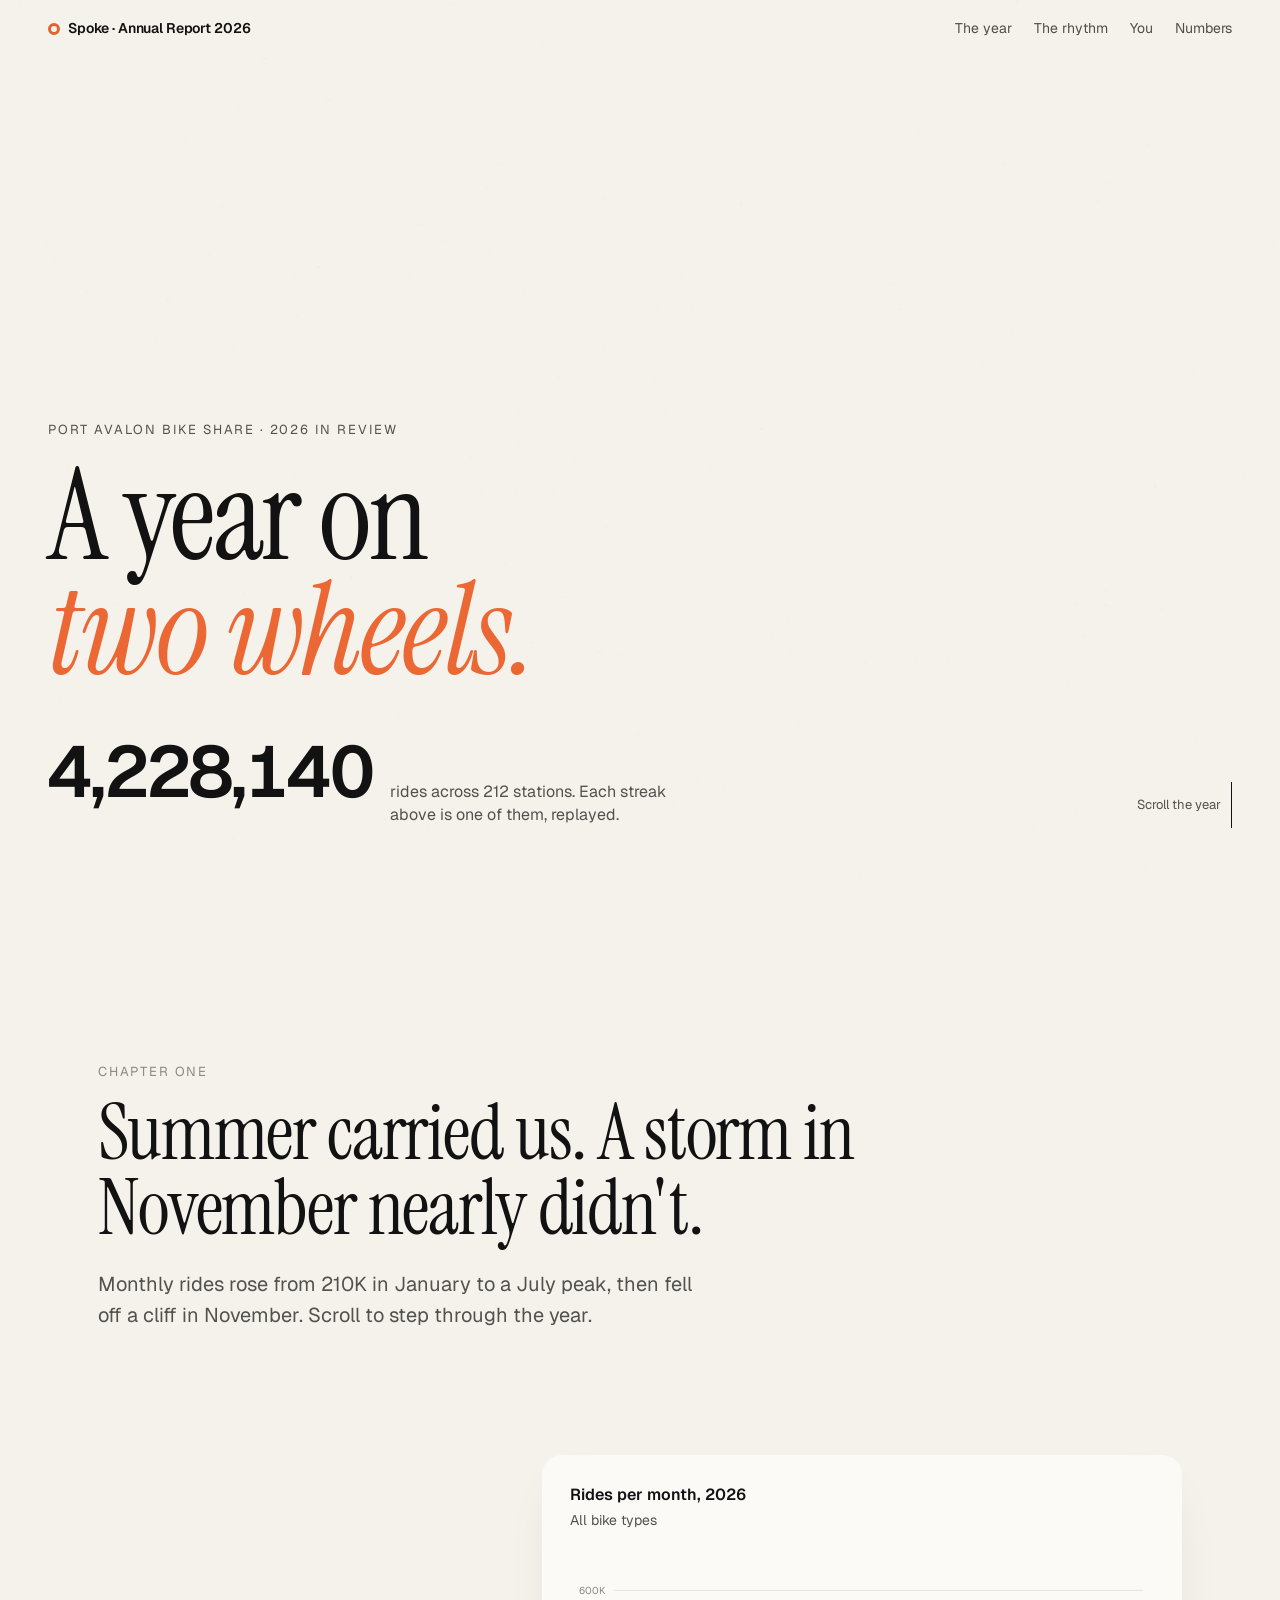
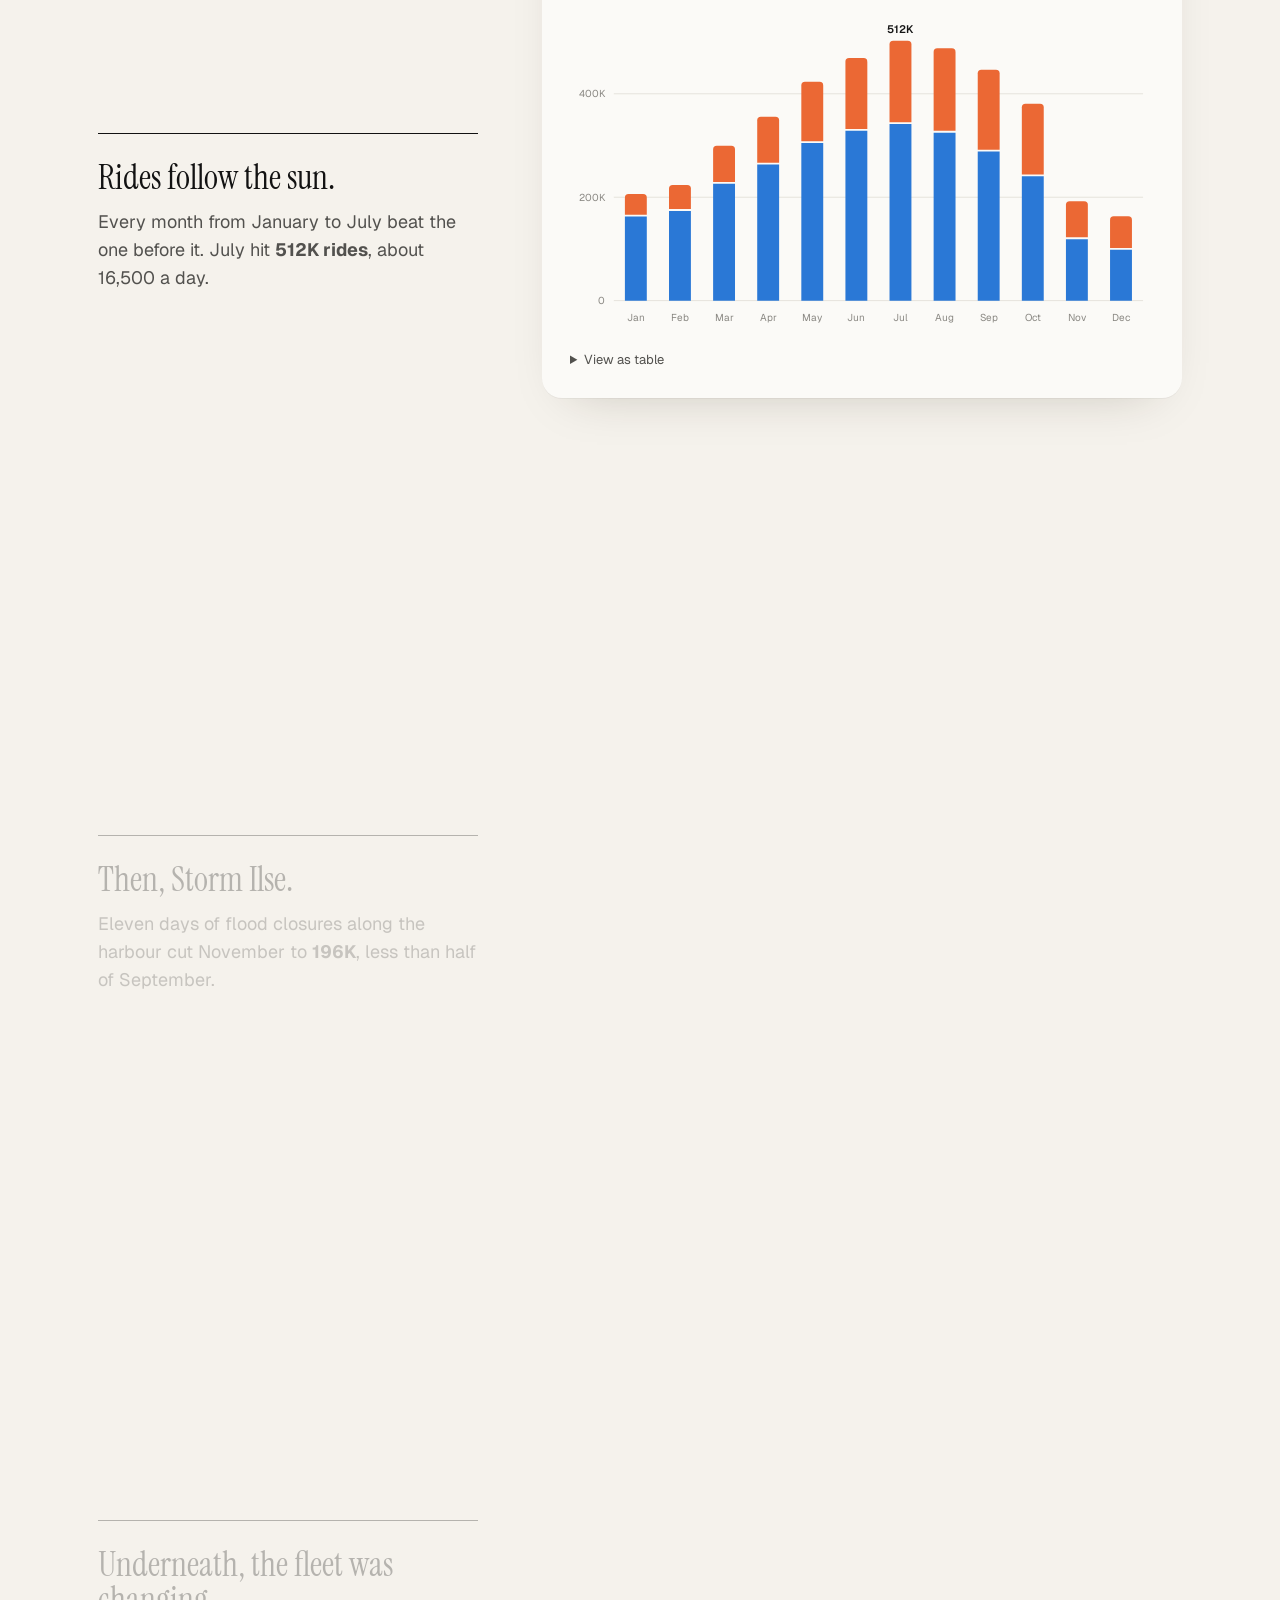
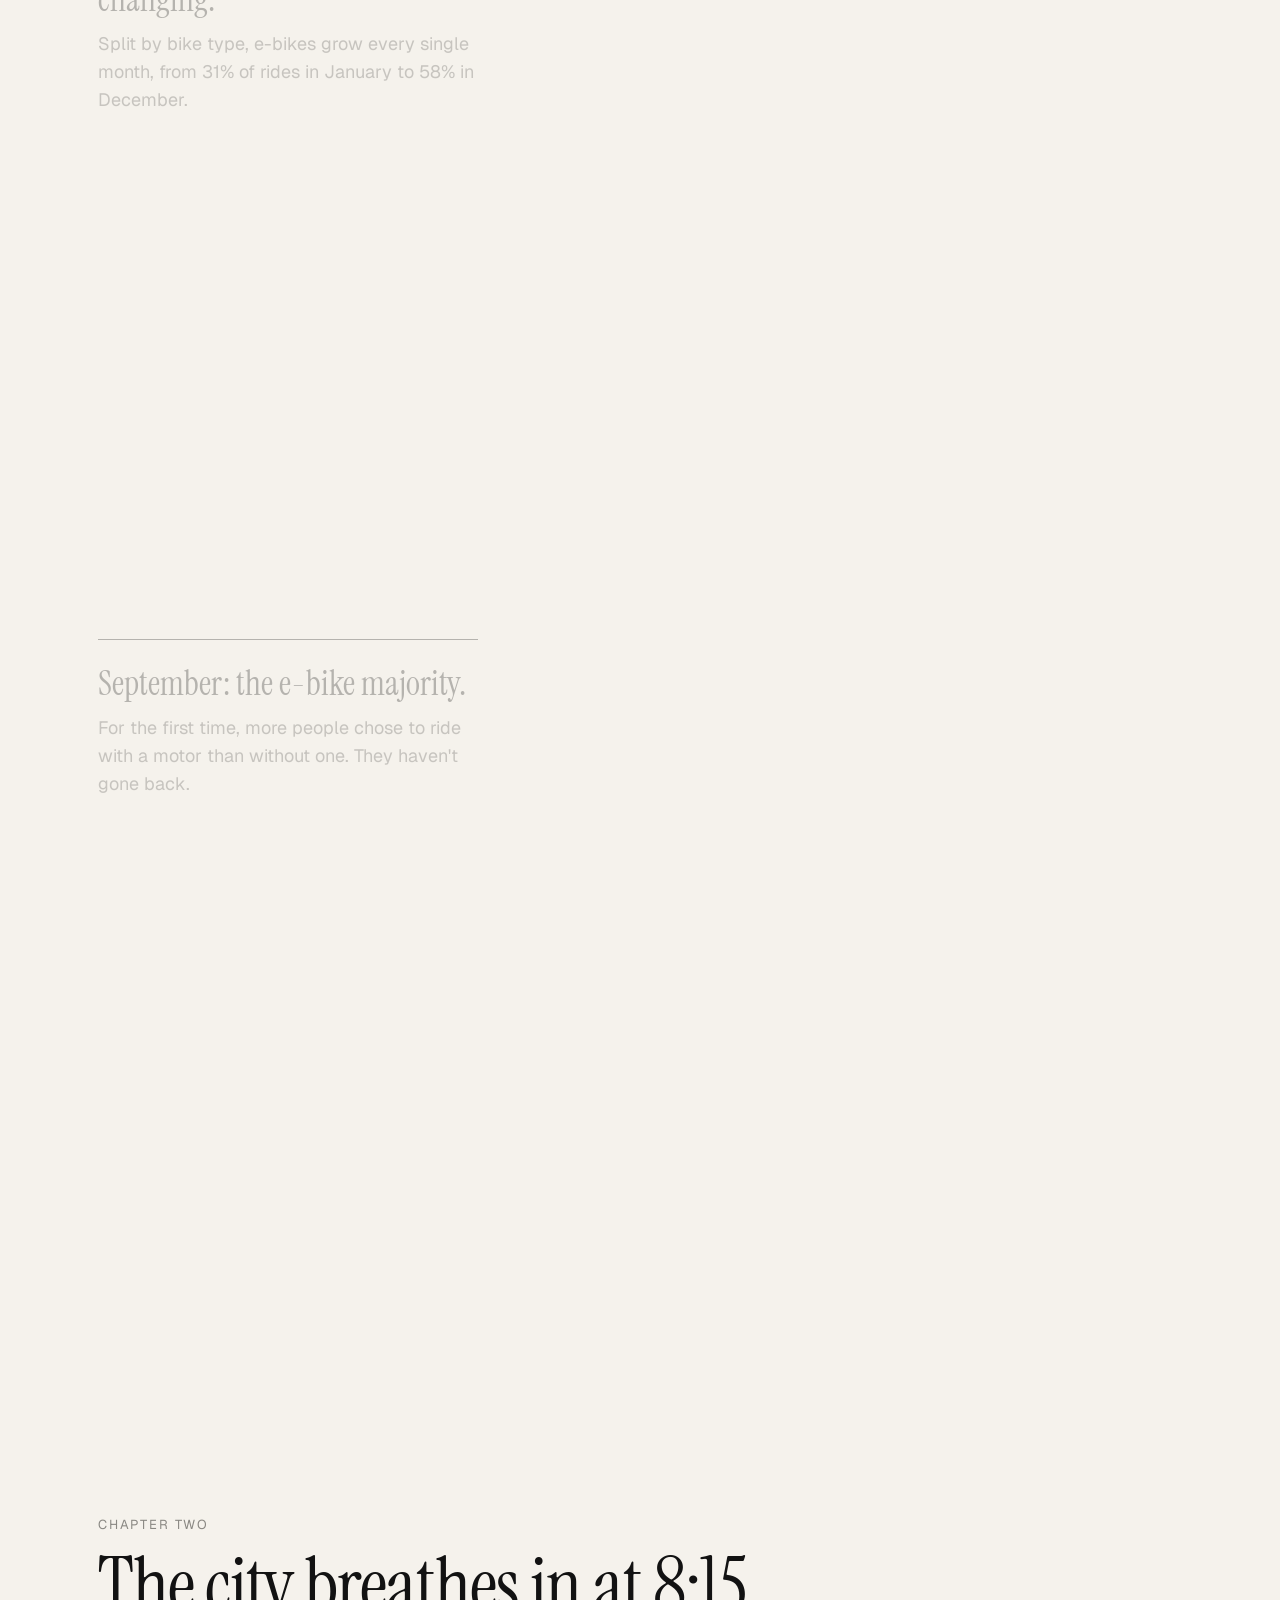
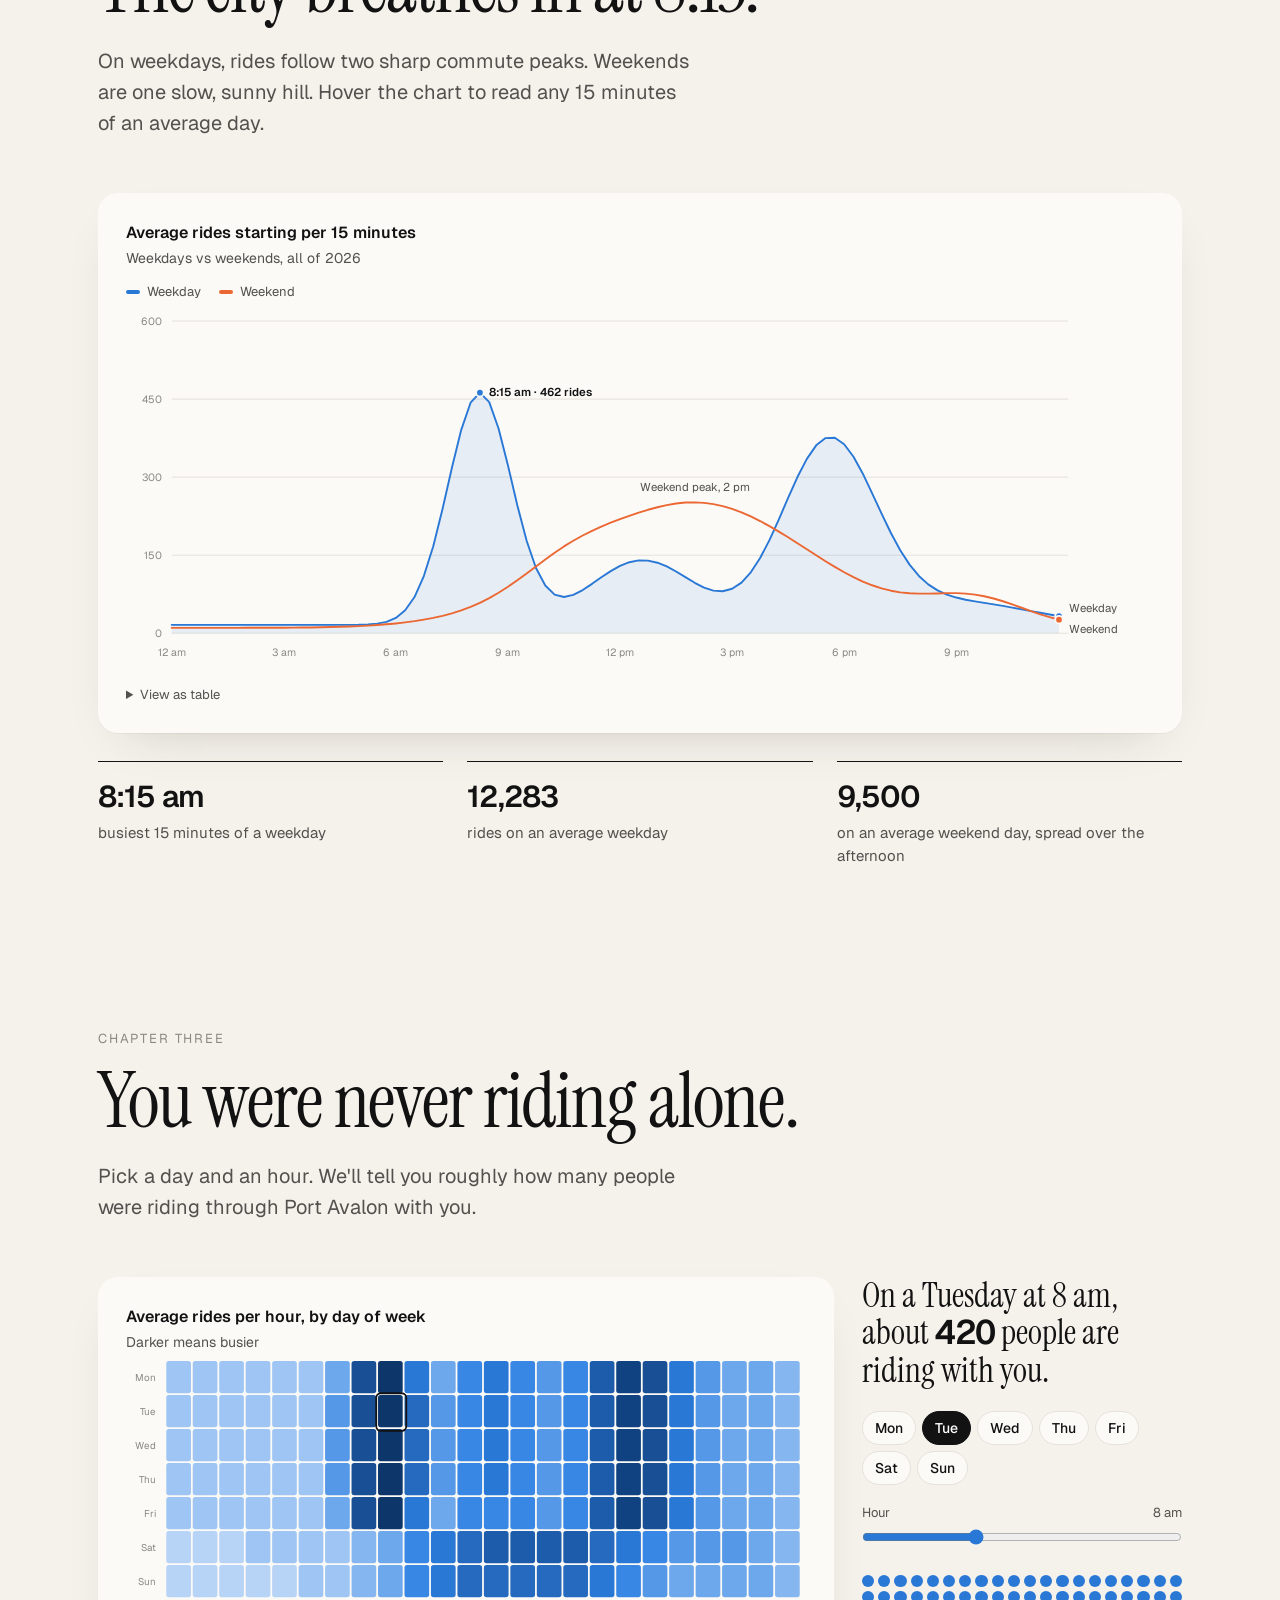
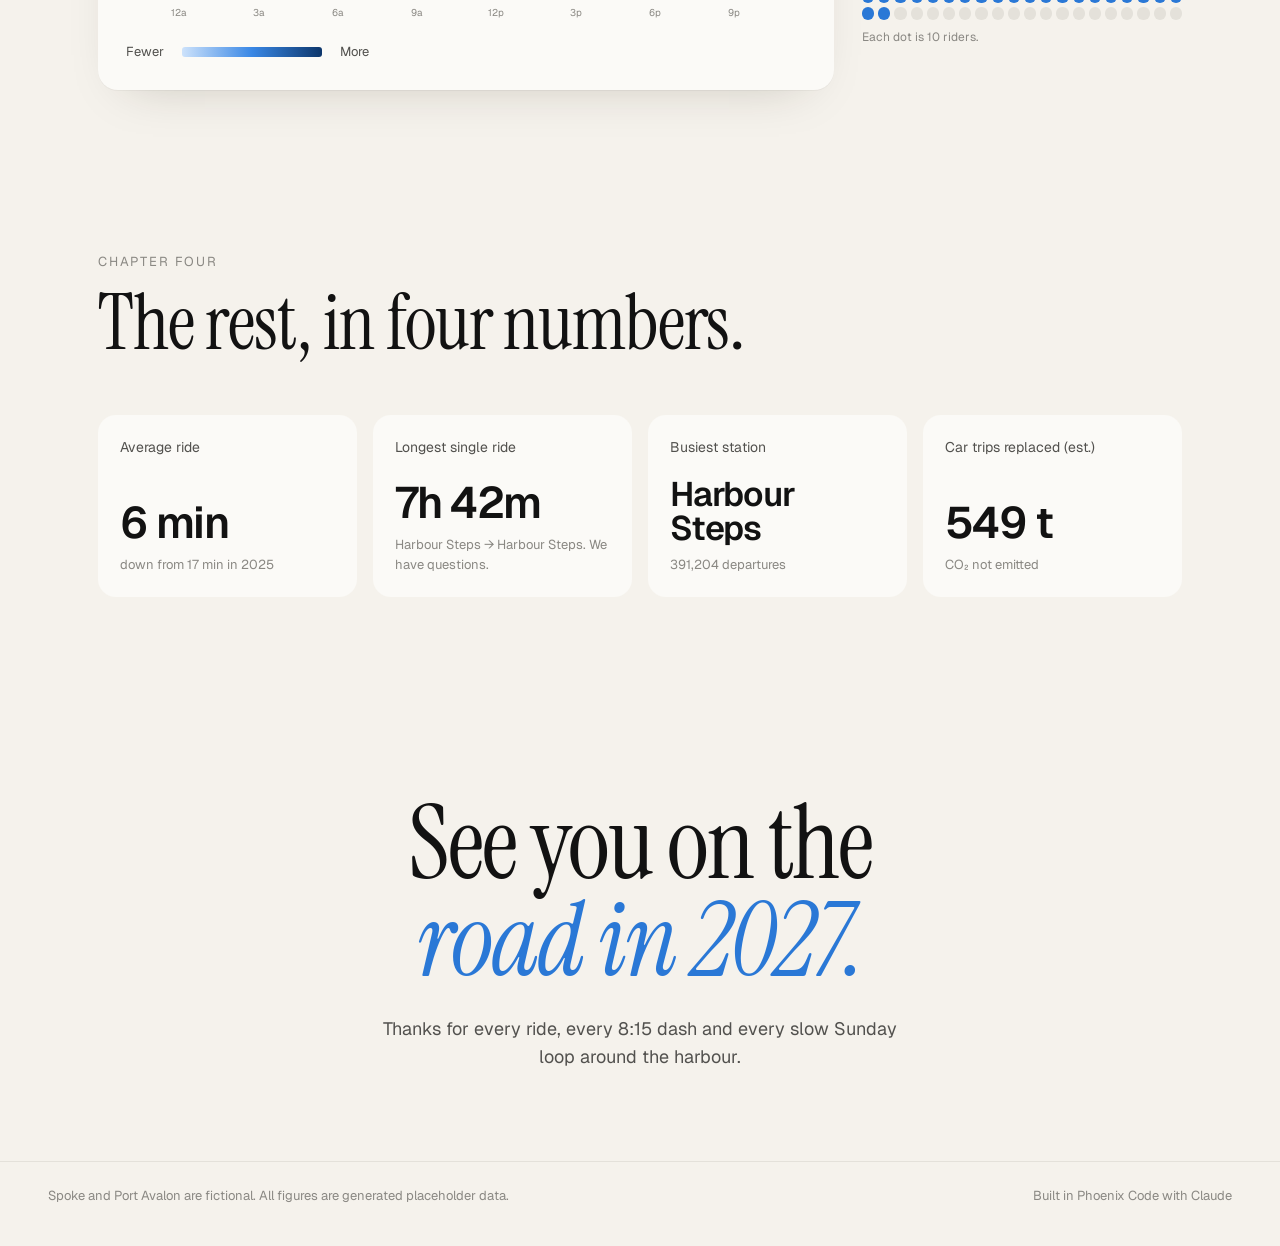
<file: spoke/index.html>
<!doctype html>
<html lang="en">
    <head>
        <meta charset="utf-8" />
        <meta name="viewport" content="width=device-width, initial-scale=1" />
        <title>Spoke · A year on two wheels</title>
        <link rel="preconnect" href="https://fonts.googleapis.com" />
        <link rel="preconnect" href="https://fonts.gstatic.com" crossorigin />
        <link
            href="https://fonts.googleapis.com/css2?family=Instrument+Serif:ital@0;1&family=Geist:wght@300..700&display=swap"
            rel="stylesheet"
        />
        <link rel="stylesheet" href="styles.css" />
    </head>
    <body>
        <div class="progress" id="progress"></div>
        <header class="top">
            <div class="brand"><i></i>Spoke · Annual Report 2026</div>
            <nav>
                <a href="#year">The year</a><a href="#rhythm">The rhythm</a><a href="#you">You</a
                ><a href="#numbers">Numbers</a>
            </nav>
        </header>

        <section class="hero">
            <canvas id="streaks" aria-hidden="true"></canvas>
            <div class="hero-copy">
                <div class="kicker">Port Avalon bike share · 2026 in review</div>
                <h1>A year on<br /><em>two wheels.</em></h1>
                <div class="hero-num">
                    <b id="heroCount">0</b
                    ><span
                        >rides across 212 stations. Each streak above is one of them,
                        replayed.</span
                    >
                </div>
            </div>
            <div class="scroll-cue">Scroll the year</div>
        </section>

        <main>
            <div class="wrap" id="year">
                <div class="chapter-head reveal">
                    <div class="num">Chapter one</div>
                    <h2>Summer carried us. A storm in November nearly didn't.</h2>
                    <p>
                        Monthly rides rose from 210K in January to a July peak, then fell off a
                        cliff in November. Scroll to step through the year.
                    </p>
                </div>
                <div class="scrolly">
                    <div class="steps">
                        <div class="step" data-step="0">
                            <div>
                                <h3>Rides follow the sun.</h3>
                                <p>
                                    Every month from January to July beat the one before it. July
                                    hit <strong>512K rides</strong>, about 16,500 a day.
                                </p>
                            </div>
                        </div>
                        <div class="step" data-step="1">
                            <div>
                                <h3>Then, Storm Ilse.</h3>
                                <p>
                                    Eleven days of flood closures along the harbour cut November to
                                    <strong>196K</strong>, less than half of September.
                                </p>
                            </div>
                        </div>
                        <div class="step" data-step="2">
                            <div>
                                <h3>Underneath, the fleet was changing.</h3>
                                <p>
                                    Split by bike type, e-bikes grow every single month, from 31% of
                                    rides in January to 58% in December.
                                </p>
                            </div>
                        </div>
                        <div class="step" data-step="3">
                            <div>
                                <h3>September: the e-bike majority.</h3>
                                <p>
                                    For the first time, more people chose to ride with a motor than
                                    without one. They haven't gone back.
                                </p>
                            </div>
                        </div>
                    </div>
                    <div class="sticky">
                        <figure class="figure" id="monthFig">
                            <div class="fig-title" id="monthTitle">Rides per month, 2026</div>
                            <div class="fig-sub" id="monthSub">All bike types</div>
                            <div class="legend" id="monthLegend" style="opacity: 0">
                                <span
                                    ><i class="sq" style="background: var(--series-1)"></i
                                    >Classic</span
                                ><span
                                    ><i class="sq" style="background: var(--series-2)"></i
                                    >E-bike</span
                                >
                            </div>
                            <svg
                                id="monthChart"
                                viewBox="0 0 640 400"
                                width="100%"
                                role="img"
                                aria-label="Column chart of monthly rides in 2026"
                            ></svg>
                            <details class="table">
                                <summary>View as table</summary>
                                <table id="monthTable"></table>
                            </details>
                        </figure>
                    </div>
                </div>
            </div>

            <div class="wrap" id="rhythm">
                <div class="chapter-head reveal">
                    <div class="num">Chapter two</div>
                    <h2 id="rhythmHead">The city breathes in at 8:15.</h2>
                    <p>
                        On weekdays, rides follow two sharp commute peaks. Weekends are one slow,
                        sunny hill. Hover the chart to read any 15 minutes of an average day.
                    </p>
                </div>
                <figure class="figure reveal">
                    <div class="fig-title">Average rides starting per 15 minutes</div>
                    <div class="fig-sub">Weekdays vs weekends, all of 2026</div>
                    <div class="legend">
                        <span><i style="background: var(--series-1)"></i>Weekday</span
                        ><span><i style="background: var(--series-2)"></i>Weekend</span>
                    </div>
                    <svg
                        id="hourChart"
                        viewBox="0 0 1080 380"
                        width="100%"
                        role="img"
                        aria-label="Line chart of rides by time of day, weekday versus weekend"
                    ></svg>
                    <details class="table">
                        <summary>View as table</summary>
                        <table id="hourTable"></table>
                    </details>
                </figure>
                <div class="rhythm-note reveal" id="rhythmNote"></div>
            </div>

            <div class="wrap" id="you">
                <div class="chapter-head reveal">
                    <div class="num">Chapter three</div>
                    <h2>You were never riding alone.</h2>
                    <p>
                        Pick a day and an hour. We'll tell you roughly how many people were riding
                        through Port Avalon with you.
                    </p>
                </div>
                <div class="you">
                    <figure class="figure reveal">
                        <div class="fig-title">Average rides per hour, by day of week</div>
                        <div class="fig-sub">Darker means busier</div>
                        <svg
                            id="heat"
                            viewBox="0 0 760 300"
                            width="100%"
                            role="img"
                            aria-label="Heatmap of rides by weekday and hour"
                        ></svg>
                        <div class="legend" style="align-items: center">
                            <span>Fewer</span
                            ><svg width="140" height="10" aria-hidden="true">
                                <defs>
                                    <linearGradient id="seqg">
                                        <stop offset="0" stop-color="#cde2fb" />
                                        <stop offset=".5" stop-color="#3987e5" />
                                        <stop offset="1" stop-color="#0d366b" />
                                    </linearGradient>
                                </defs>
                                <rect width="140" height="10" rx="3" fill="url(#seqg)" /></svg
                            ><span>More</span>
                        </div>
                    </figure>
                    <aside class="you-panel reveal">
                        <div class="sentence" id="youSentence"></div>
                        <div class="days" id="days" role="group" aria-label="Day of week"></div>
                        <div class="slider">
                            <label for="hour"><span>Hour</span><span id="hourLbl"></span></label
                            ><input type="range" id="hour" min="0" max="23" value="8" />
                        </div>
                        <div class="riders" id="riders" aria-hidden="true"></div>
                        <div class="riders-key">Each dot is 10 riders.</div>
                    </aside>
                </div>
            </div>

            <div class="wrap" id="numbers">
                <div class="chapter-head reveal">
                    <div class="num">Chapter four</div>
                    <h2>The rest, in four numbers.</h2>
                </div>
                <div class="tiles">
                    <div class="tile reveal">
                        <div class="label">Average ride</div>
                        <div>
                            <div class="value" data-count="14" data-suffix=" min">0</div>
                            <div class="note">down from 17 min in 2025</div>
                        </div>
                    </div>
                    <div class="tile reveal">
                        <div class="label">Longest single ride</div>
                        <div>
                            <div class="value">7h 42m</div>
                            <div class="note">
                                Harbour Steps → Harbour Steps. We have questions.
                            </div>
                        </div>
                    </div>
                    <div class="tile reveal">
                        <div class="label">Busiest station</div>
                        <div>
                            <div class="value" style="font-size: 34px">Harbour Steps</div>
                            <div class="note">391,204 departures</div>
                        </div>
                    </div>
                    <div class="tile reveal">
                        <div class="label">Car trips replaced (est.)</div>
                        <div>
                            <div class="value" data-count="1190" data-suffix=" t">0</div>
                            <div class="note">CO₂ not emitted</div>
                        </div>
                    </div>
                </div>
            </div>

            <section class="outro wrap reveal">
                <h2>See you on the<br /><em>road in 2027.</em></h2>
                <p>
                    Thanks for every ride, every 8:15 dash and every slow Sunday loop around the
                    harbour.
                </p>
            </section>
        </main>

        <footer>
            <span
                >Spoke and Port Avalon are fictional. All figures are generated placeholder
                data.</span
            >
            <span>Built in Phoenix Code with Claude</span>
        </footer>

        <div class="tip" id="tip"></div>

        <script src="script.js"></script>
    </body>
</html>
</file>
<file: styles.css>
:root {
    --ink: #1a1a1a;
    --ink-dim: rgba(0, 0, 0, 0.45);
    --ink-soft: rgba(0, 0, 0, 0.56);
    --line: rgba(0, 0, 0, 0.08);
    --accent: #fe9615;
    --focus-ring: #2f7bf5;
    --ease-out: cubic-bezier(0.16, 1, 0.3, 1);
    --font: 'Plus Jakarta Sans', -apple-system, BlinkMacSystemFont, 'Segoe UI', Roboto, sans-serif;
}

* {
    box-sizing: border-box;
}

body {
    margin: 0;
    background: #fff;
    color: var(--ink);
    font-family: var(--font);
    -webkit-font-smoothing: antialiased;
}

a {
    color: inherit;
}

a:focus-visible {
    outline: 2px solid var(--focus-ring);
    outline-offset: 3px;
}

.topbar {
    display: flex;
    align-items: center;
    justify-content: space-between;
    max-width: 1200px;
    margin: 0 auto;
    padding: 22px 32px;
}

.brand {
    display: inline-flex;
    align-items: center;
    gap: 10px;
    font-size: 16px;
    font-weight: 600;
    text-decoration: none;
}

.topbar-link {
    font-size: 14px;
    font-weight: 500;
    color: var(--ink-soft);
}

.topbar-link,
.footer a {
    position: relative;
    padding-bottom: 3px;
    text-decoration: none;
    transition: color 0.2s ease;
}

.topbar-link::after,
.footer a::after {
    content: '';
    position: absolute;
    left: 0;
    bottom: 0;
    width: 50%;
    height: 1.5px;
    border-radius: 1px;
    background: currentColor;
    transform: scaleX(0);
    transform-origin: left;
    transition: transform 0.25s ease;
}

.topbar-link:hover,
.footer a:hover {
    color: #000;
}

.topbar-link:hover::after,
.topbar-link:focus-visible::after,
.footer a:hover::after,
.footer a:focus-visible::after {
    transform: scaleX(1);
}

.hero {
    max-width: 880px;
    margin: 0 auto;
    padding: 72px 32px 40px;
    text-align: center;
}

.hero-title {
    margin: 0;
    font-size: 56px;
    font-weight: 500;
    line-height: 1.08;
    letter-spacing: -0.03em;
    text-wrap: balance;
}

.hero-title span {
    display: block;
    color: var(--ink-dim);
}

.hero-copy {
    max-width: 520px;
    margin: 24px auto 0;
    font-size: 17px;
    line-height: 1.6;
    color: var(--ink-soft);
}

.hero-actions {
    display: flex;
    flex-wrap: wrap;
    justify-content: center;
    gap: 12px;
    margin-top: 32px;
}

.button {
    display: inline-flex;
    align-items: center;
    gap: 8px;
    height: 44px;
    padding: 0 22px;
    border-radius: 999px;
    font-size: 14px;
    font-weight: 600;
    text-decoration: none;
    transition:
        background 0.2s ease,
        transform 0.2s ease;
}

.button:hover {
    transform: translateY(-1px);
}

.button svg {
    fill: none;
    stroke: currentColor;
    stroke-width: 2;
    stroke-linecap: round;
}

.button-dark {
    background: #0a0a0a;
    color: #fff;
}

.button-dark:hover {
    background: #262626;
}

.button-light {
    background: #f4f4f5;
    color: #0a0a0a;
}

.button-light:hover {
    background: #e9e9eb;
}

.showcase {
    position: relative;
    max-width: 1136px;
    height: 520px;
    margin: 0 auto;
}

.showcase::before {
    content: '';
    position: absolute;
    inset: 0 10% 10%;
    background: radial-gradient(closest-side, rgba(254, 150, 21, 0.14), transparent);
    filter: blur(20px);
    pointer-events: none;
}

.card {
    position: absolute;
    top: 80px;
    display: block;
    width: 440px;
    aspect-ratio: 16 / 10;
    color: #fff;
    text-decoration: none;
    transform: translateY(var(--rest-y)) rotate(var(--rest-rotate));
    animation: deal 0.9s var(--ease-out) backwards;
    animation-delay: var(--delay);
}

.card::before {
    content: '';
    position: absolute;
    inset: calc(-2% - 16px) 0 0;
}

.card:focus-visible {
    outline: none;
}

.card-body {
    position: absolute;
    inset: 0;
    display: block;
    overflow: hidden;
    border: 1px solid var(--line);
    border-radius: 14px;
    background: #eee;
    box-shadow:
        0 30px 60px -28px rgba(0, 0, 0, 0.45),
        0 2px 6px rgba(0, 0, 0, 0.06);
    pointer-events: none;
    transition: inset 0.5s var(--ease-out);
}

.card img {
    display: block;
    width: 100%;
    height: 100%;
    object-fit: cover;
    object-position: 50% 0;
}

.card:focus-visible .card-body {
    outline: 2px solid var(--focus-ring);
    outline-offset: 3px;
}

.card[data-site='namiya'] {
    left: -2%;
    z-index: 1;
    --rest-rotate: -6deg;
    --rest-y: 30px;
    --delay: 0.2s;
}

.card[data-site='obscura'] {
    left: 11%;
    z-index: 2;
    --rest-rotate: -2.5deg;
    --rest-y: 4px;
    --delay: 0.1s;
}

.card[data-site='garden'] {
    top: 30px;
    left: calc(50% - 290px);
    z-index: 5;
    width: 580px;
    --rest-rotate: 0deg;
    --rest-y: 0px;
    --delay: 0s;
}

.card[data-site='garden'] .card-body {
    border-radius: 18px;
}

.card[data-site='forno-nero'] {
    right: 11%;
    z-index: 2;
    --rest-rotate: 2.5deg;
    --rest-y: 4px;
    --delay: 0.1s;
}

.card[data-site='spoke'] {
    right: -2%;
    z-index: 1;
    --rest-rotate: 6deg;
    --rest-y: 30px;
    --delay: 0.2s;
}

.card:hover,
.card:focus-visible {
    z-index: 20;
}

.card:hover .card-body,
.card:focus-visible .card-body {
    inset: calc(-2% - 16px) -2% calc(-2% + 16px);
}

.card-label {
    position: absolute;
    right: 0;
    bottom: 0;
    left: 0;
    display: flex;
    align-items: flex-end;
    justify-content: space-between;
    gap: 12px;
    padding: 44px 18px 16px;
    background: linear-gradient(rgba(0, 0, 0, 0), rgba(0, 0, 0, 0.78));
    opacity: 0;
    transform: translateY(6px);
    transition:
        opacity 0.3s ease,
        transform 0.45s var(--ease-out);
}

.card-label b {
    display: block;
    font-size: 14px;
    font-weight: 600;
}

.card-label small {
    display: block;
    margin-top: 2px;
    font-size: 13px;
    color: rgba(255, 255, 255, 0.75);
}

.card-label i {
    flex: none;
    width: 30px;
    height: 30px;
    border-radius: 50%;
    background: #f4f4f5
        url("data:image/svg+xml,%3Csvg xmlns='http://www.w3.org/2000/svg' viewBox='0 0 16 16'%3E%3Cpath d='M5 11 11 5M6 5h5v5' fill='none' stroke='%230a0a0a' stroke-width='1.8' stroke-linecap='round' stroke-linejoin='round'/%3E%3C/svg%3E")
        center / 14px no-repeat;
}

.card:hover .card-label,
.card:focus-visible .card-label,
.card[data-site='garden'] .card-label {
    opacity: 1;
    transform: none;
}

.card[data-site='garden'] .card-label {
    padding: 64px 24px 22px;
}

.card[data-site='garden'] .card-label b {
    font-size: 17px;
}

.footer {
    max-width: 560px;
    margin: 0 auto;
    padding: 40px 24px 96px;
    font-size: 15px;
    line-height: 1.6;
    text-align: center;
    color: var(--ink-soft);
}

.footer p {
    margin: 0;
}

.footer a {
    display: inline-block;
    margin-top: 14px;
    font-size: 16px;
    font-weight: 600;
    color: #444;
}

@keyframes deal {
    from {
        opacity: 0;
        transform: translateY(calc(var(--rest-y) + 80px)) rotate(0deg);
    }
}

@media (max-width: 1100px) {
    .hero {
        padding: 56px 24px 40px;
    }

    .hero-title {
        font-size: 44px;
    }

    .showcase {
        display: grid;
        grid-template-columns: 1fr 1fr;
        gap: 40px 24px;
        max-width: 880px;
        height: auto;
        padding: 0 24px;
    }

    .showcase::before {
        content: none;
    }

    .card,
    .card[data-site] {
        position: relative;
        inset: auto;
        z-index: auto;
        width: auto;
        aspect-ratio: auto;
        color: var(--ink);
        transform: none;
        animation: none;
    }

    .card[data-site='garden'] {
        grid-column: 1 / -1;
        order: -1;
    }

    .card::before {
        content: none;
    }

    .card-body,
    .card[data-site] .card-body,
    .card:hover .card-body,
    .card:focus-visible .card-body {
        position: relative;
        inset: auto;
        overflow: visible;
        border: 0;
        border-radius: 0;
        background: none;
        box-shadow: none;
        outline: none;
    }

    .card img {
        height: auto;
        aspect-ratio: 16 / 10;
        border: 1px solid var(--line);
        border-radius: 14px;
        box-shadow: 0 18px 36px -24px rgba(0, 0, 0, 0.45);
        transition: transform 0.4s var(--ease-out);
    }

    .card:hover img {
        transform: translateY(-4px);
    }

    .card:focus-visible img {
        outline: 2px solid var(--focus-ring);
        outline-offset: 3px;
    }

    .card-label,
    .card[data-site='garden'] .card-label {
        position: static;
        padding: 14px 2px 0;
        background: none;
        opacity: 1;
        transform: none;
    }

    .card-label b,
    .card[data-site='garden'] .card-label b {
        font-size: 15px;
    }

    .card-label small {
        color: var(--ink-soft);
    }

    .footer {
        padding-top: 72px;
    }
}

@media (max-width: 640px) {
    .topbar {
        padding: 18px 20px;
    }

    .hero {
        padding: 40px 20px 32px;
    }

    .hero-title {
        font-size: 34px;
    }

    .hero-copy {
        font-size: 15px;
    }

    .showcase {
        grid-template-columns: 1fr;
        gap: 32px;
        padding: 0 20px;
    }

    .footer {
        font-size: 14px;
    }
}

@media (prefers-reduced-motion: reduce) {
    .card,
    .card-body,
    .card-label,
    .card img,
    .button,
    .topbar-link::after,
    .footer a::after {
        animation: none;
        transition: none;
    }
}
</file>
<file: forno-nero/styles.css>
@font-face {
    font-family: Fraunces;
    src: url('fonts/fraunces.ttf') format('truetype');
    font-weight: 100 900;
    font-display: swap;
}

:root {
    --paper: #f4ebd6;
    --ink: #b7261c;
    --box: #c92d21;
    --cream: #fff0cf;
    --size: 440px;
    --depth: 25px;
    --display: Fraunces, Georgia, serif;
}

* {
    box-sizing: border-box;
}

html {
    scroll-behavior: smooth;
}

body {
    margin: 0;
    background: var(--paper);
    color: var(--ink);
    font-family: Arial, sans-serif;
}

button,
a {
    -webkit-tap-highlight-color: transparent;
}

button {
    font: inherit;
}

a {
    color: inherit;
    text-decoration: none;
}

a:hover {
    text-decoration: underline;
}

button:focus-visible,
a:focus-visible {
    outline: 2px solid currentColor;
    outline-offset: 7px;
}

.hero {
    height: 100svh;
    min-height: 560px;
    position: relative;
    overflow: hidden;
    isolation: isolate;
}

.masthead {
    position: absolute;
    inset: 25px 32px auto;
    display: flex;
    justify-content: space-between;
    align-items: center;
    z-index: 10;
}

.wordmark {
    font-family: var(--display);
    font-size: 25px;
    font-weight: 850;
    line-height: 0.85;
    letter-spacing: -1.3px;
}

.wordmark span {
    display: block;
}

.nav {
    display: flex;
    gap: 25px;
    font-size: 11px;
    font-weight: 700;
    text-transform: uppercase;
    letter-spacing: 1.1px;
}

.edition {
    font-size: 10px;
    letter-spacing: 2px;
    text-transform: uppercase;
}

.side-note {
    position: absolute;
    left: 30px;
    top: 50%;
    writing-mode: vertical-rl;
    transform: rotate(180deg);
    font-size: 10px;
    letter-spacing: 2px;
    text-transform: uppercase;
}

.stage {
    position: absolute;
    inset: 0;
    perspective: 1800px;
    perspective-origin: 50% 40%;
    pointer-events: none;
    touch-action: auto;
    user-select: none;
    -webkit-user-select: none;
    cursor: grab;
}

.stage.dragging {
    cursor: grabbing;
}

.box-position {
    pointer-events: auto;
    touch-action: none;
    position: absolute;
    width: var(--size);
    height: var(--size);
    left: 50%;
    top: 52%;
    transform: translate(-50%, -50%);
    transform-style: preserve-3d;
}

.box {
    width: 100%;
    height: 100%;
    position: relative;
    transform: rotateX(19deg) rotateZ(-9deg);
    transform-style: preserve-3d;
    will-change: transform;
}

.ground {
    position: absolute;
    inset: 3%;
    background: #3b1009;
    filter: blur(23px);
    opacity: 0.22;
    transform: translate3d(12px, 24px, -30px);
    pointer-events: none;
}

.tray {
    position: absolute;
    inset: 0;
    background: #e7c99d;
    box-shadow: inset 0 0 0 2px #b99970;
    transform: translateZ(-1px);
}

.liner {
    position: absolute;
    inset: 2.5%;
    background: #f4e1b9;
    transform: rotate(-2deg);
    box-shadow: 0 2px 3px #52270c25;
    overflow: hidden;
}

.liner:after {
    content: 'FORNO NERO    FORNO NERO    FORNO NERO';
    position: absolute;
    inset: 15px;
    line-height: 4.8;
    word-spacing: 12px;
    font-size: 11px;
    font-weight: bold;
    color: #a46b3935;
    transform: rotate(-25deg);
    letter-spacing: 3px;
}

.pizza {
    position: absolute;
    width: 97%;
    height: 97%;
    left: 1.5%;
    top: 1.5%;
    object-fit: contain;
    transform: translateZ(6px) rotate(7deg);
    filter: saturate(0.88) contrast(0.97) drop-shadow(3px 8px 5px #6b331754);
    pointer-events: none;
}

.lid-shadow {
    position: absolute;
    inset: 0;
    background: linear-gradient(#40220be0, #40220b00 90%);
    opacity: 0;
    transform: translateZ(8px);
    pointer-events: none;
    transform-origin: top;
}

.wall {
    position: absolute;
    background: var(--box);
    transform-style: preserve-3d;
    backface-visibility: visible;
    border: 1px solid #ab241a;
}

.front-wall {
    left: 0;
    right: 0;
    top: 100%;
    height: var(--depth);
    transform-origin: top;
    transform: translateZ(27px) rotateX(-90deg);
    background: #ae231a;
    text-align: center;
    color: var(--cream);
    font-size: 10px;
    letter-spacing: 5px;
    line-height: var(--depth);
}

.left-wall,
.right-wall {
    top: 0;
    bottom: 0;
    width: var(--depth);
    background: #b92a1d;
}

.left-wall {
    left: 0;
    transform-origin: left;
    transform: translateZ(27px) rotateY(90deg);
}

.right-wall {
    right: 0;
    transform-origin: right;
    transform: translateZ(27px) rotateY(-90deg);
}

.flap {
    position: absolute;
    top: 1%;
    height: 98%;
    width: 9%;
    background: #d4af7f;
    border: 1px solid #b79264;
    transform-style: preserve-3d;
}

.flap.left {
    left: 0;
    transform-origin: left center;
    transform: rotateY(-90deg);
}

.flap.right {
    right: 0;
    transform-origin: right center;
    transform: rotateY(90deg);
}

.flap:after {
    content: '';
    position: absolute;
    inset: 10px;
    border: 1px solid #ad87563b;
}

.lid {
    position: absolute;
    inset: 0;
    transform-origin: 50% 0;
    transform: translateZ(27px);
    transform-style: preserve-3d;
    will-change: transform;
}

.lid-face {
    position: absolute;
    inset: 0;
    backface-visibility: hidden;
    -webkit-backface-visibility: hidden;
    background: var(--box);
    border: 1px solid #db4831;
    box-shadow:
        0 2px 0 #9e281b,
        0 4px 0 #c99b68;
    overflow: hidden;
}

.lid-front {
    display: flex;
    align-items: center;
    justify-content: center;
    flex-direction: column;
    color: var(--cream);
}

.lid-front:before,
.lid-front:after {
    content: '';
    position: absolute;
    inset: 5%;
    border: 1px solid #fff0cf6b;
    pointer-events: none;
}

.lid-front:after {
    inset: 6%;
    border-color: #fff0cf30;
}

.box-brand {
    position: absolute;
    top: 10%;
    font-size: calc(var(--size) * 0.029);
    letter-spacing: calc(var(--size) * 0.008);
    font-weight: 700;
}

.cover-title {
    margin: -2% 0 0;
    font-family: var(--display);
    font-weight: 850;
    font-size: calc(var(--size) * 0.182);
    line-height: 0.82;
    letter-spacing: calc(var(--size) * -0.011);
    text-align: center;
    transform: rotate(-4deg);
    font-variation-settings:
        'SOFT' 70,
        'WONK' 1;
}

.cover-title span {
    display: block;
}

.cover-title em {
    font-size: 0.55em;
    font-weight: 650;
    letter-spacing: -0.04em;
    display: block;
    line-height: 1.1;
    margin-top: 4%;
    font-style: italic;
}

.box-bottom {
    position: absolute;
    bottom: 10%;
    font-size: calc(var(--size) * 0.023);
    font-weight: 700;
    letter-spacing: 2px;
    text-transform: uppercase;
}

.lid-back {
    visibility: hidden;
    transform: rotateX(180deg);
    background: #edce9d;
    color: #ac3322;
    display: flex;
    flex-direction: column;
    align-items: center;
    justify-content: center;
    border-color: #caa374;
    box-shadow: inset 0 0 35px #a86b3420;
}

.inside-title {
    font-family: var(--display);
    font-size: calc(var(--size) * 0.118);
    font-weight: 800;
    letter-spacing: -0.065em;
    line-height: 0.88;
    text-align: center;
}

.inside-title span {
    display: block;
}

.inside-note {
    font-size: calc(var(--size) * 0.024);
    letter-spacing: 2px;
    margin-top: 5%;
    font-weight: 700;
    text-transform: uppercase;
}

.lid-tab {
    position: absolute;
    top: 99.5%;
    left: 42%;
    width: 16%;
    height: 4%;
    background: var(--box);
    border-radius: 0 0 8px 8px;
    backface-visibility: hidden;
    border: 1px solid #a92319;
    border-top: 0;
}

.lid-tab:after {
    content: '';
    width: 30%;
    height: 1px;
    background: #f5ddaf66;
    position: absolute;
    left: 35%;
    top: 40%;
}

.hero-bottom {
    position: absolute;
    bottom: 26px;
    left: 32px;
    right: 32px;
    display: flex;
    align-items: flex-end;
    justify-content: space-between;
    z-index: 10;
    pointer-events: none;
}

.support {
    font-family: var(--display);
    font-weight: 600;
    font-size: 24px;
    line-height: 1;
    letter-spacing: -1px;
    margin: 0;
}

.support em {
    font-weight: 450;
}

.interaction {
    text-align: right;
    pointer-events: auto;
}

.toggle {
    border: 0;
    background: none;
    padding: 8px 0;
    color: inherit;
    font-weight: 700;
    font-size: 12px;
    text-transform: uppercase;
    letter-spacing: 1.3px;
    border-bottom: 1px solid #b7261c70;
    cursor: pointer;
}

.toggle span {
    display: inline-block;
    margin-left: 25px;
}

.hint {
    font-size: 9px;
    letter-spacing: 1.3px;
    margin: 9px 0 0;
    text-transform: uppercase;
    opacity: 0.7;
}

.diagnostic {
    position: absolute;
    bottom: 95px;
    left: 32px;
    right: 32px;
    font-size: 12px;
    text-align: center;
}

.note {
    background: var(--ink);
    color: var(--cream);
    padding: 50px max(32px, calc((100vw - 1000px) / 2));
    display: grid;
    grid-template-columns: 1fr 1fr;
    gap: 45px;
    font-size: 12px;
    line-height: 1.7;
}

.note h2 {
    font-family: var(--display);
    font-size: 36px;
    line-height: 1;
    letter-spacing: -1px;
    margin: 0 0 20px;
}

.note p {
    max-width: 430px;
}

.note a {
    text-decoration: underline;
    text-underline-offset: 3px;
}

.fine {
    opacity: 0.75;
    font-size: 10px;
}

.debug {
    position: fixed;
    bottom: 12px;
    left: 50%;
    transform: translateX(-50%);
    background: var(--paper);
    padding: 12px;
    z-index: 20;
    box-shadow: 0 2px 20px #0002;
    display: flex;
    gap: 10px;
}

.debug[hidden] {
    display: none;
}

@media (max-width: 600px) {
    .hero {
        height: min(100svh, 680px);
        min-height: 580px;
    }

    .masthead {
        inset: 22px 22px auto;
    }

    .edition,
    .side-note {
        display: none;
    }

    .nav {
        gap: 18px;
        font-size: 10px;
    }

    .hero-bottom {
        left: 22px;
        right: 22px;
        bottom: 26px;
    }

    .support {
        font-size: 20px;
    }

    .hint {
        font-size: 8px;
        letter-spacing: 0.6px;
    }

    .toggle {
        font-size: 10px;
    }

    .toggle span {
        margin-left: 12px;
    }

    .note {
        grid-template-columns: 1fr;
        padding: 40px 24px;
        gap: 10px;
    }
}

@media (prefers-reduced-motion: reduce) {
    html {
        scroll-behavior: auto;
    }
}

body {
    font-family: 'Courier New', monospace;
}

.cover-title {
    font-size: calc(var(--size) * 0.198);
}

.lid-face {
    backface-visibility: visible;
    -webkit-backface-visibility: visible;
}

.box {
    transform-style: flat;
    perspective: 1800px;
}

.face-probe {
    position: absolute;
    width: 0;
    height: 0;
    pointer-events: none;
}

.inside-title {
    font-size: calc(var(--size) * 0.14);
}

.receipt-world {
    background: var(--ink);
    color: var(--paper);
    padding: 85px 24px 100px;
    overflow: hidden;
}

.receipt-intro {
    text-align: center;
    margin: 0 auto 52px;
}

.receipt-kicker {
    font-size: 11px;
    text-transform: uppercase;
    letter-spacing: 2px;
    margin: 0 0 24px;
}

.receipt-intro h2 {
    font-family: var(--display);
    font-size: clamp(60px, 8vw, 110px);
    line-height: 0.85;
    letter-spacing: -0.07em;
    margin: 0;
    font-weight: 750;
}

.receipt-intro h2 em {
    font-weight: 550;
}

.receipt {
    position: relative;
    width: min(620px, 100%);
    margin: 0 auto;
    background: var(--paper);
    color: #3e241b;
    transform: rotate(-1.3deg);
    box-shadow:
        14px 20px 0 #581d1726,
        0 20px 45px #5a120e33;
}

.receipt:before,
.receipt:after {
    content: '';
    position: absolute;
    left: 0;
    right: 0;
    height: 10px;
    background:
        linear-gradient(135deg, transparent 50%, var(--paper) 50%) 0 0/20px 20px,
        linear-gradient(225deg, transparent 50%, var(--paper) 50%) 0 0/20px 20px;
}

.receipt:before {
    top: -10px;
}

.receipt:after {
    bottom: -10px;
    transform: rotate(180deg);
}

.receipt-menu,
.receipt-recipe {
    padding: 48px 45px;
}

.receipt-head {
    text-align: center;
    border-bottom: 2px dashed #3e241b66;
    padding-bottom: 28px;
}

.receipt-head h3 {
    font-family: var(--display);
    color: var(--ink);
    font-size: 49px;
    line-height: 0.86;
    letter-spacing: -3px;
    margin: 0 0 18px;
    font-weight: 850;
}

.receipt-head p {
    font-size: 11px;
    letter-spacing: 1.4px;
    line-height: 1.7;
    margin: 0;
    text-transform: uppercase;
}

.receipt-meta {
    display: flex;
    justify-content: space-between;
    font-size: 11px;
    letter-spacing: 1px;
    padding: 18px 0 8px;
    text-transform: uppercase;
}

.menu-list {
    margin: 0;
}

.menu-item {
    padding: 25px 0;
    border-bottom: 1px dashed #3e241b55;
}

.menu-item dt {
    display: flex;
    justify-content: space-between;
    align-items: baseline;
    gap: 20px;
    font-family: var(--display);
    font-size: 28px;
    font-weight: 650;
    letter-spacing: -1px;
}

.menu-item .price {
    font-family: 'Courier New', monospace;
    font-size: 19px;
    font-weight: 400;
    letter-spacing: -1px;
}

.menu-item dd {
    margin: 10px 70px 0 0;
    font-size: 12px;
    line-height: 1.7;
}

.receipt-total {
    display: flex;
    justify-content: space-between;
    align-items: center;
    gap: 22px;
    margin-top: 28px;
    text-transform: uppercase;
    font-size: 11px;
    line-height: 1.5;
}

.receipt-total strong {
    font-family: var(--display);
    font-size: 28px;
    line-height: 1;
    text-align: right;
    letter-spacing: -1px;
    text-transform: none;
}

.sample-note {
    font-size: 10px;
    line-height: 1.5;
    margin: 26px 0 0;
    opacity: 0.65;
    text-align: center;
}

.receipt-recipe {
    position: relative;
    border-top: 2px dashed #3e241b66;
    padding-top: 38px;
}

.receipt-recipe:before,
.receipt-recipe:after {
    content: '';
    position: absolute;
    top: -12px;
    width: 22px;
    height: 22px;
    border-radius: 50%;
    background: var(--ink);
}

.receipt-recipe:before {
    left: -11px;
}

.receipt-recipe:after {
    right: -11px;
}

.receipt-recipe .receipt-kicker {
    text-align: center;
    font-size: 10px;
    margin-bottom: 20px;
}

.receipt-recipe h3 {
    font-family: var(--display);
    font-size: clamp(39px, 5vw, 60px);
    line-height: 0.92;
    font-weight: 700;
    letter-spacing: -3px;
    text-align: center;
    margin: 0 0 30px;
    color: var(--ink);
}

.recipe-list {
    padding: 0;
    margin: 0;
    list-style: none;
    counter-reset: recipe;
}

.recipe-list li {
    counter-increment: recipe;
    display: grid;
    grid-template-columns: 34px 1fr;
    padding: 16px 0;
    border-bottom: 1px dashed #3e241b40;
    font-size: 13px;
    line-height: 1.55;
}

.recipe-list li:before {
    content: '0' counter(recipe);
    opacity: 0.65;
}

.receipt-signoff {
    font-family: var(--display);
    font-weight: 650;
    font-style: italic;
    font-size: 31px;
    line-height: 1;
    text-align: center;
    letter-spacing: -1px;
    margin: 38px 0 24px;
}

.barcode {
    height: 38px;
    width: 185px;
    margin: 0 auto 10px;
    background: repeating-linear-gradient(
        90deg,
        #3e241b 0 2px,
        transparent 2px 4px,
        #3e241b 4px 5px,
        transparent 5px 9px,
        #3e241b 9px 13px,
        transparent 13px 16px,
        #3e241b 16px 18px,
        transparent 18px 22px
    );
    opacity: 0.85;
}

.receipt-foot {
    text-align: center;
    font-size: 9px;
    letter-spacing: 2px;
    margin: 0;
}

.back-link {
    display: block;
    width: max-content;
    margin: 50px auto 0;
    border-bottom: 1px solid #f4ebd680;
    padding: 10px 0;
    font-size: 11px;
    letter-spacing: 1px;
    text-transform: uppercase;
}

.note {
    border-top: 1px solid #f4ebd640;
    padding-top: 36px;
    padding-bottom: 36px;
}

.note h2 {
    font-size: 28px;
}

@media (max-width: 600px) {
    .receipt-world {
        padding: 60px 21px 65px;
    }

    .receipt {
        transform: none;
    }

    .receipt-intro {
        margin-bottom: 45px;
    }

    .receipt-menu,
    .receipt-recipe {
        padding: 32px 24px;
    }

    .receipt-head h3 {
        font-size: 42px;
    }

    .menu-item dt {
        font-size: 25px;
    }

    .menu-item dd {
        margin-right: 20px;
    }

    .receipt-meta {
        font-size: 10px;
    }

    .receipt-total strong {
        font-size: 25px;
    }

    .nav {
        gap: 15px;
    }

    .receipt-recipe h3 {
        letter-spacing: -2px;
    }

    .receipt-intro h2 {
        font-size: 64px;
    }
}

section[id] {
    scroll-margin-top: 24px;
}

.menu-section {
    padding: 100px 40px;
    background: var(--ink);
    color: var(--paper);
    overflow: hidden;
}

.menu-layout {
    max-width: 1140px;
    margin: auto;
    display: grid;
    grid-template-columns: 0.95fr 1.05fr;
    align-items: center;
    gap: 80px;
}

.menu-editorial h2,
.story-copy h2 {
    font-family: var(--display);
    font-size: clamp(58px, 7.3vw, 102px);
    font-weight: 750;
    line-height: 0.88;
    letter-spacing: -0.07em;
    margin: 0 0 35px;
}

.menu-editorial h2 em,
.story-copy h2 em {
    font-weight: 550;
}

.section-copy {
    font-size: 14px;
    line-height: 1.85;
    max-width: 420px;
    margin: 0 0 20px;
}

.text-link {
    display: inline-flex;
    gap: 25px;
    align-items: center;
    margin-top: 17px;
    padding: 12px 0;
    border-bottom: 1px solid currentColor;
    font-size: 11px;
    text-transform: uppercase;
    letter-spacing: 0.5px;
}

.text-link span {
    font-size: 20px;
}

.menu-footnote {
    font-size: 10px;
    line-height: 1.8;
    letter-spacing: 2px;
    margin-top: 70px;
    opacity: 0.75;
}

.menu-section .receipt {
    width: 100%;
    transform: rotate(2deg);
}

.menu-section .receipt-menu {
    padding: 40px 36px;
}

.menu-section .receipt-head h3 {
    font-size: 43px;
}

.menu-section .barcode {
    height: 25px;
    margin-top: 25px;
    width: 150px;
}

.menu-section .receipt-head {
    padding-bottom: 22px;
}

.menu-section .menu-item {
    padding: 22px 0;
}

.menu-section .menu-item dd {
    margin-right: 0;
}

.menu-section .menu-item dt {
    font-size: 27px;
}

.story-section {
    padding: 110px 40px;
    background: var(--paper);
}

.story-layout {
    max-width: 1180px;
    margin: auto;
    display: grid;
    grid-template-columns: 1fr 1fr;
    gap: 80px;
    align-items: center;
}

.story-photo {
    margin: 0;
    transform: rotate(-2deg);
}

.story-photo img {
    display: block;
    width: 100%;
    height: auto;
    aspect-ratio: 1;
    object-fit: cover;
}

.story-photo figcaption {
    font-size: 10px;
    letter-spacing: 0.7px;
    text-transform: uppercase;
    margin-top: 16px;
}

.story-copy h2 {
    font-size: clamp(49px, 5.7vw, 80px);
}

.story-copy .receipt-kicker {
    font-size: 10px;
}

.story-copy .recipe-list {
    margin: 25px 0 10px;
}

.story-copy .recipe-list li {
    font-size: 12px;
    border-color: #b7261c40;
    grid-template-columns: 30px 1fr;
    padding: 15px 0;
}

.site-footer {
    padding: 48px 40px 25px;
    background: var(--ink);
    color: var(--paper);
}

.footer-top,
.footer-bottom {
    max-width: 1300px;
    margin: auto;
    display: flex;
    align-items: flex-start;
    justify-content: space-between;
    gap: 30px;
}

.footer-top p {
    font-family: var(--display);
    font-size: 29px;
    line-height: 1.05;
    letter-spacing: -1px;
    margin: 0;
}

.footer-top nav {
    display: flex;
    gap: 28px;
    padding-top: 8px;
    font-size: 11px;
    text-transform: uppercase;
}

.footer-name {
    font-family: var(--display);
    font-size: clamp(56px, 13.3vw, 195px);
    letter-spacing: -0.065em;
    font-weight: 850;
    line-height: 1;
    white-space: nowrap;
    text-align: center;
    margin: 55px 0 35px;
}

.footer-bottom {
    border-top: 1px solid #f4ebd640;
    padding-top: 20px;
    font-size: 10px;
    line-height: 1.7;
}

.footer-bottom p {
    margin: 0;
    max-width: 500px;
}

.footer-bottom details {
    max-width: 430px;
}

.footer-bottom summary {
    cursor: pointer;
    text-align: right;
}

.footer-bottom details p {
    margin-top: 15px;
}

.footer-bottom details a {
    text-decoration: underline;
}

@media (max-width: 1050px) {
    .menu-layout,
    .story-layout {
        gap: 45px;
    }

    .menu-section .receipt-menu {
        padding: 32px 26px;
    }

    .menu-section .receipt-head h3 {
        font-size: 37px;
    }

    .menu-section .menu-item dt {
        font-size: 24px;
    }

    .menu-section .price {
        font-size: 17px;
    }
}

@media (max-width: 760px) {
    .menu-section {
        padding: 65px 27px 75px;
    }

    .menu-layout,
    .story-layout {
        grid-template-columns: 1fr;
        gap: 55px;
    }

    .menu-editorial h2 {
        font-size: 76px;
    }

    .menu-editorial .section-copy {
        max-width: 480px;
    }

    .menu-footnote {
        display: none;
    }

    .menu-section .receipt {
        max-width: 520px;
    }

    .story-section {
        padding: 70px 27px;
    }

    .story-photo {
        max-width: 520px;
        margin: auto;
    }

    .story-copy h2 {
        font-size: 62px;
    }

    .site-footer {
        padding: 35px 24px 24px;
    }

    .footer-top {
        display: block;
    }

    .footer-top nav {
        margin-top: 24px;
        gap: 23px;
    }

    .footer-name {
        font-size: 13vw;
        margin: 40px 0 25px;
    }

    .footer-bottom {
        display: block;
    }

    .footer-bottom details {
        margin-top: 18px;
    }

    .footer-bottom summary {
        text-align: left;
    }

    .menu-section .receipt-menu {
        padding: 30px 25px;
    }
}
</file>
<file: garden/styles.css>
:root {
    --bg: #0f2a57;
    --fg: #efe9f6;
    --mute: rgba(239, 233, 246, 0.55);
    --line: rgba(239, 233, 246, 0.16);
    --accent: #ffb3c7;
    --mono: 'Geist Mono', ui-monospace, 'SF Mono', Menlo, monospace;
}

* {
    box-sizing: border-box;
    margin: 0;
}

html,
body {
    height: 100%;
    overflow: hidden;
}

body {
    background: var(--bg);
    color: var(--fg);
    font: 14px/1.7 var(--mono);
    -webkit-font-smoothing: antialiased;
}

a {
    color: inherit;
    text-decoration: underline;
    text-decoration-color: var(--line);
    text-underline-offset: 4px;
}

a:hover {
    text-decoration-color: var(--accent);
}

#world {
    position: fixed;
    inset: 0;
    width: 100%;
    height: 100%;
    display: block;
    image-rendering: pixelated;
    touch-action: none;
    cursor: grab;
    user-select: none;
    -webkit-user-select: none;
}

#world.grabbing {
    cursor: grabbing;
}

.ui {
    position: fixed;
    inset: 0;
    pointer-events: none;
    z-index: 2;
    user-select: none;
    -webkit-user-select: none;
}

.ui a,
.ui button {
    pointer-events: auto;
}

nav.top {
    position: absolute;
    top: 22px;
    left: 24px;
    display: flex;
    gap: 12px;
    align-items: center;
    font-size: 14px;
    white-space: nowrap;
}

nav.top a {
    text-decoration: none;
    color: var(--mute);
    transition: color 0.2s;
}

nav.top a.on,
nav.top a:hover {
    color: var(--fg);
}

nav.top .sep {
    color: var(--line);
}

nav.top #theme {
    background: none;
    border: 0;
    color: var(--mute);
    font: inherit;
    cursor: pointer;
    width: 22px;
    height: 22px;
    display: grid;
    place-items: center;
}

nav.top #theme:hover {
    color: var(--fg);
}

@media (min-width: 1281px) {
    nav.top {
        left: 20vw;
    }
}

.count {
    position: absolute;
    top: 24px;
    right: 26px;
    text-align: right;
    font-size: 11px;
    line-height: 1.8;
    color: var(--mute);
    font-variant-numeric: tabular-nums;
}

.count b {
    font-weight: 400;
    color: var(--fg);
}

.count button {
    font: inherit;
    color: inherit;
    background: none;
    border: 0;
    padding: 0;
    cursor: pointer;
}

.count button:hover b,
.count button:hover {
    color: var(--accent);
}

@media (min-width: 1500px) {
    .count {
        right: 12vw;
    }
}

@media (max-width: 1280px) {
    .credit {
        display: none;
    }
}

.hero {
    text-shadow:
        0 1px 0 rgba(10, 25, 60, 0.55),
        0 0 18px rgba(10, 25, 60, 0.55);
    position: absolute;
    left: 24px;
    right: 24px;
    top: 15vh;
    max-width: 60ch;
}

@media (min-width: 1281px) {
    .hero {
        left: 20vw;
        top: 16vh;
    }
}

.poem {
    color: var(--mute);
    font-size: 15px;
    margin-bottom: 36px;
}

.hello {
    font-size: clamp(14px, 1.15vw, 16px);
    line-height: 1.95;
}

.hello .caret {
    display: inline-block;
    width: 0.55em;
    height: 1em;
    background: var(--fg);
    transform: translateY(0.15em);
    margin-left: 3px;
    animation: blink 1.1s steps(1) infinite;
}

@keyframes blink {
    50% {
        opacity: 0;
    }
}

.actions {
    display: flex;
    gap: 12px;
    margin-top: 26px;
    flex-wrap: wrap;
}

.px {
    font: 500 13px var(--mono);
    color: var(--bg);
    background: var(--fg);
    border: 0;
    padding: 9px 16px 10px;
    cursor: pointer;
    position: relative;
    text-decoration: none;
    text-shadow: none;
    clip-path: polygon(
        0 4px,
        4px 4px,
        4px 0,
        calc(100% - 4px) 0,
        calc(100% - 4px) 4px,
        100% 4px,
        100% calc(100% - 4px),
        calc(100% - 4px) calc(100% - 4px),
        calc(100% - 4px) 100%,
        4px 100%,
        4px calc(100% - 4px),
        0 calc(100% - 4px)
    );
    transition:
        transform 0.15s steps(2),
        background 0.3s;
}

.px:hover {
    transform: translateY(-2px);
    background: var(--accent);
}

.px:active {
    transform: translateY(1px);
}

.px.ghost {
    background: rgba(13, 15, 34, 0.55);
    color: var(--fg);
    box-shadow: inset 0 0 0 2px var(--line);
    -webkit-backdrop-filter: blur(2px);
    backdrop-filter: blur(2px);
}

.px.ghost:hover {
    color: var(--bg);
    background: var(--fg);
}

.hint {
    position: absolute;
    left: 24px;
    bottom: 16px;
    font-size: 11px;
    color: rgba(255, 255, 255, 0.75);
    text-shadow: 0 1px 0 rgba(0, 0, 0, 0.35);
    white-space: nowrap;
    pointer-events: none;
    transition: opacity 0.6s;
}

.credit {
    position: absolute;
    right: 18px;
    bottom: 16px;
    font-size: 10px;
    color: rgba(255, 255, 255, 0.55);
    text-shadow: 0 1px 0 rgba(0, 0, 0, 0.35);
    text-align: right;
    line-height: 1.5;
}

.toast {
    position: absolute;
    left: 50%;
    bottom: 52px;
    transform: translate(-50%, 8px);
    font-size: 12px;
    color: #2a2033;
    background: #fff6e0;
    padding: 7px 14px 8px;
    opacity: 0;
    transition:
        opacity 0.35s,
        transform 0.35s steps(3);
    pointer-events: none;
    white-space: nowrap;
    clip-path: polygon(
        0 3px,
        3px 3px,
        3px 0,
        calc(100% - 3px) 0,
        calc(100% - 3px) 3px,
        100% 3px,
        100% calc(100% - 3px),
        calc(100% - 3px) calc(100% - 3px),
        calc(100% - 3px) 100%,
        3px 100%,
        3px calc(100% - 3px),
        0 calc(100% - 3px)
    );
}

.toast.on {
    opacity: 1;
    transform: translate(-50%, 0);
}

@media (min-width: 1281px) {
    .hint {
        left: 20vw;
    }
}

.menu {
    position: fixed;
    inset: 0;
    z-index: 10;
    display: grid;
    place-items: center;
    background: rgba(8, 12, 30, 0.42);
    opacity: 0;
    visibility: hidden;
    transition:
        opacity 0.2s,
        visibility 0s 0.2s;
    user-select: none;
    -webkit-user-select: none;
}

.menu.open {
    opacity: 1;
    visibility: visible;
    transition: opacity 0.2s;
}

.box {
    width: min(780px, 92vw);
    height: min(520px, 84vh);
    display: grid;
    grid-template-rows: auto 1fr auto;
    background: #fff6e0;
    color: #2a2033;
    box-shadow:
        0 0 0 4px #2a2033,
        0 0 0 8px #fff6e0,
        0 0 0 12px #2a2033,
        8px 20px 0 12px rgba(10, 15, 40, 0.35);
    transform: translateY(18px);
    transition: transform 0.28s steps(4);
}

.menu.open .box {
    transform: none;
}

.mhead {
    display: flex;
    justify-content: space-between;
    align-items: center;
    padding: 10px 16px;
    border-bottom: 4px solid #2a2033;
    font-weight: 500;
}

.mhead button,
.mfoot kbd {
    font: 500 11px var(--mono);
    background: #2a2033;
    color: #fff6e0;
    border: 0;
    padding: 4px 9px;
    cursor: pointer;
}

.mbody {
    display: grid;
    grid-template-columns: 168px 1fr;
    min-height: 0;
}

.tabs {
    padding: 12px 0;
    border-right: 4px solid #2a2033;
    display: flex;
    flex-direction: column;
}

.tabs button {
    all: unset;
    box-sizing: border-box;
    display: block;
    padding: 8px 14px 8px 30px;
    cursor: pointer;
    position: relative;
    font: 14px var(--mono);
}

.tabs button::before {
    content: '▸';
    position: absolute;
    left: 12px;
    opacity: 0;
}

.tabs button:hover {
    background: #ffe9b8;
}

.tabs button[aria-selected='true'] {
    background: #2a2033;
    color: #fff6e0;
}

.tabs button[aria-selected='true']::before,
.tabs button:hover::before {
    opacity: 1;
    animation: nudge 0.7s steps(2) infinite;
}

.tabs button:focus-visible {
    outline: 2px dashed #e0473f;
    outline-offset: -4px;
}

@keyframes nudge {
    50% {
        transform: translateX(3px);
    }
}

.panel {
    padding: 18px 22px;
    overflow: auto;
    display: none;
    font-size: 13.5px;
    line-height: 1.7;
    user-select: text;
    -webkit-user-select: text;
}

.panel.on {
    display: block;
}

.panel h3 {
    font-weight: 500;
    font-size: 15px;
}

.panel .sub {
    color: #7a7080;
    margin: 2px 0 14px;
    font-size: 12.5px;
}

.panel a {
    text-decoration-color: rgba(42, 32, 51, 0.3);
}

.rows {
    list-style: none;
    padding: 0;
}

.rows a {
    display: grid;
    grid-template-columns: 34px 1fr auto 14px;
    gap: 14px;
    align-items: center;
    padding: 9px 8px;
    border-bottom: 2px dashed rgba(42, 32, 51, 0.14);
    text-decoration: none;
}

.rows a:hover {
    background: #ffe9b8;
}

.rows canvas {
    width: 32px;
    height: 32px;
    image-rendering: pixelated;
    display: block;
}

.rows b {
    font-weight: 500;
    display: block;
}

.rows span {
    color: #7a7080;
    font-size: 12.5px;
}

.rows .go {
    color: #b8325b;
    opacity: 0;
}

.rows a:hover .go {
    opacity: 1;
}

.stats {
    display: grid;
    grid-template-columns: repeat(4, 1fr);
    gap: 8px;
    margin: 6px 0 16px;
}

.stats div {
    background: #ffe9b8;
    padding: 8px 10px;
    font-size: 11.5px;
    color: #7a7080;
}

.stats b {
    display: block;
    font-size: 20px;
    font-weight: 500;
    color: #2a2033;
    font-variant-numeric: tabular-nums;
}

.dex {
    list-style: none;
    padding: 0;
    display: grid;
    grid-template-columns: repeat(5, 1fr);
    gap: 8px;
}

.dex li {
    border: 2px dashed rgba(42, 32, 51, 0.25);
    padding: 8px 4px;
    text-align: center;
    font-size: 11.5px;
    color: #9a90a0;
}

.dex li.got {
    border-style: solid;
    border-color: #2a2033;
    color: #2a2033;
    background: #fff;
}

.dex canvas {
    width: 40px;
    height: 40px;
    image-rendering: pixelated;
    display: block;
    margin: 0 auto 4px;
}

.dex li:not(.got) canvas {
    filter: brightness(0) opacity(0.18);
}

.guide {
    list-style: none;
    padding: 0;
}

.guide li {
    display: grid;
    grid-template-columns: 112px 1fr;
    gap: 12px;
    padding: 7px 0;
    border-bottom: 2px dashed rgba(42, 32, 51, 0.12);
}

.guide kbd {
    font: 500 11.5px var(--mono);
    background: #2a2033;
    color: #fff6e0;
    padding: 2px 7px;
    justify-self: start;
    align-self: start;
}

.mfoot {
    padding: 7px 16px;
    border-top: 4px solid #2a2033;
    font-size: 11px;
    color: #7a7080;
    display: flex;
    justify-content: space-between;
    gap: 12px;
}

.mfoot kbd {
    cursor: default;
    padding: 1px 5px;
}

@media (max-width: 760px) {
    nav.top {
        top: 16px;
        left: 20px;
    }

    .count {
        top: 66px;
        left: 20px;
        right: 20px;
        font-size: 10.5px;
        display: flex;
        gap: 14px;
        text-align: left;
        flex-wrap: wrap;
    }

    .hero {
        top: 15vh;
        left: 20px;
        right: 20px;
    }

    .poem {
        font-size: 13px;
        margin-bottom: 18px;
    }

    .hello {
        font-size: 13px;
        line-height: 1.75;
    }

    .actions {
        margin-top: 18px;
    }

    .px {
        font-size: 12.5px;
        padding: 8px 13px 9px;
    }

    .hint {
        left: 20px;
        right: 20px;
        white-space: normal;
        bottom: 14px;
    }

    .credit {
        display: none;
    }

    .toast {
        bottom: 64px;
    }

    .box {
        height: 82vh;
    }

    .mbody {
        grid-template-columns: 1fr;
        grid-template-rows: auto 1fr;
    }

    .tabs {
        flex-direction: row;
        overflow-x: auto;
        border-right: 0;
        border-bottom: 4px solid #2a2033;
        padding: 0;
    }

    .tabs button {
        padding: 10px 12px 10px 24px;
        white-space: nowrap;
        font-size: 13px;
    }

    .tabs button::before {
        left: 9px;
    }

    .panel {
        padding: 14px 16px;
    }

    .rows a {
        grid-template-columns: 32px 1fr;
    }

    .rows .yr,
    .rows .go {
        display: none;
    }

    .stats {
        grid-template-columns: repeat(2, 1fr);
    }

    .dex {
        grid-template-columns: repeat(3, 1fr);
    }

    .guide li {
        grid-template-columns: 1fr;
        gap: 4px;
    }

    .mfoot span:first-child {
        display: none;
    }
}

@media (max-width: 760px) and (max-height: 700px) {
    .poem {
        display: none;
    }
}
</file>
<file: namiya/styles.css>
:root {
    --bg: #f7f5f0;
    --card: rgba(251, 250, 246, 0.88);
    --ink: #1c1a18;
    --ink-2: #57524b;
    --ink-3: #9a948b;
    --line: #e5e1d8;
    --ver: #c8442b;
    --cell: 14px;
    --sans: 'Inter Tight', system-ui, -apple-system, sans-serif;
    --mono: 'DM Mono', ui-monospace, monospace;
    --glyph: 'DotGothic16', monospace;
}

* {
    box-sizing: border-box;
    margin: 0;
}

html,
body {
    height: 100%;
    overflow: hidden;
}

body {
    background-color: var(--bg);
    color: var(--ink);
    font: 15px/1.55 var(--sans);
    -webkit-font-smoothing: antialiased;
    background-image: linear-gradient(rgba(28, 26, 24, 0.04) 1px, transparent 1px),
        linear-gradient(90deg, rgba(28, 26, 24, 0.04) 1px, transparent 1px);
    background-size: var(--cell) var(--cell);
    cursor: crosshair;
}

#pond {
    position: fixed;
    inset: 0;
    width: 100%;
    height: 100%;
    display: block;
}

a {
    color: inherit;
}

button {
    font: inherit;
    color: inherit;
    background: none;
    border: 0;
    cursor: pointer;
    padding: 0;
}

:focus-visible {
    outline: 2px dashed var(--ver);
    outline-offset: 3px;
}

.chrome > * {
    position: fixed;
    z-index: 4;
    cursor: default;
}

.nav {
    top: 22px;
    left: 28px;
    display: flex;
    gap: 26px;
    font-size: 14px;
    align-items: baseline;
}

.nav a {
    color: var(--ink-2);
    text-decoration: none;
}

.nav a:hover,
.nav a[aria-current='page'] {
    color: var(--ink);
    text-decoration: underline;
    text-underline-offset: 5px;
    text-decoration-thickness: 1px;
}

.nav .home {
    font-weight: 500;
    color: var(--ink);
}

.nav .home[aria-current='page'] {
    text-decoration: none;
}

.meta {
    top: 22px;
    right: 28px;
    display: flex;
    gap: 22px;
    align-items: center;
    font: 12.5px var(--mono);
    color: var(--ink-2);
}

.meta .open::before {
    content: '';
    display: inline-block;
    width: 7px;
    height: 7px;
    border-radius: 50%;
    background: #5d9a4c;
    margin-right: 8px;
    vertical-align: 1px;
}

.meta a {
    text-decoration: none;
}

.mon {
    left: 28px;
    bottom: 24px;
    width: 34px;
    height: 34px;
    border-radius: 50%;
    background: var(--ink);
    color: var(--bg);
    display: grid;
    place-items: center;
    font: 16px var(--glyph);
    text-decoration: none;
}

.count {
    left: 74px;
    bottom: 31px;
    font: 12px var(--mono);
    color: var(--ink-3);
    font-variant-numeric: tabular-nums;
}

.count b {
    color: var(--ink);
    font-weight: 500;
}

.hint {
    left: 50%;
    bottom: 30px;
    transform: translateX(-50%);
    font: 11.5px var(--mono);
    letter-spacing: 0.16em;
    text-transform: uppercase;
    color: var(--ink-3);
    pointer-events: none;
    white-space: nowrap;
    transition: opacity 0.3s;
}

body:not([data-page='home']) .hint {
    opacity: 0;
}

.page {
    position: fixed;
    inset: 0;
    z-index: 2;
    overflow-y: auto;
    opacity: 0;
    visibility: hidden;
    transition:
        opacity 0.35s,
        visibility 0s 0.35s;
}

.page.on {
    opacity: 1;
    visibility: visible;
    transition: opacity 0.45s 0.12s;
}

.page.on .rise {
    animation: rise 0.6s cubic-bezier(0.2, 0.8, 0.2, 1) both;
}

.page.on .rise:nth-child(2) {
    animation-delay: 0.08s;
}

.page.on .rise:nth-child(3) {
    animation-delay: 0.16s;
}

.page.on .rise:nth-child(4) {
    animation-delay: 0.24s;
}

@keyframes rise {
    from {
        opacity: 0;
        transform: translateY(14px);
    }
}

.wrap {
    width: min(1080px, 88vw);
    margin: 0 auto;
    padding: 120px 0 110px;
}

[data-avoid] {
    cursor: default;
}

.role {
    font: 12px var(--mono);
    letter-spacing: 0.22em;
    text-transform: uppercase;
    color: var(--ink-2);
}

.lede {
    font-size: clamp(15px, 1.25vw, 17.5px);
    color: var(--ink-2);
    max-width: 31em;
}

.lede b {
    color: var(--ink);
    font-weight: 500;
}

.ctas {
    display: flex;
    gap: 10px;
    flex-wrap: wrap;
}

.pill {
    display: inline-block;
    font: 500 13px var(--sans);
    padding: 9px 17px;
    border-radius: 999px;
    background: #ebe8e1;
    color: var(--ink);
    text-decoration: none;
    transition: background 0.15s;
}

.pill:hover {
    background: #e0dcd3;
}

.pill.dark {
    background: var(--ink);
    color: var(--bg);
}

.pill.dark:hover {
    background: #3a3632;
}

h2 {
    font: 300 clamp(44px, 6vw, 84px) / 0.98 var(--sans);
    letter-spacing: -0.045em;
    margin: 14px 0 18px;
}

.card {
    background: var(--card);
    border: 1px solid var(--line);
    border-radius: 16px;
    padding: 24px 26px;
    backdrop-filter: blur(2px);
}

.card h3 {
    font: 12px var(--mono);
    letter-spacing: 0.18em;
    text-transform: uppercase;
    color: var(--ink-3);
    display: flex;
    justify-content: space-between;
    margin-bottom: 8px;
}

.center {
    position: absolute;
    left: 50%;
    top: 48%;
    transform: translate(-50%, -50%);
    width: min(620px, 88vw);
    text-align: center;
}

.center h1 {
    font: 300 clamp(68px, 9.5vw, 136px) / 0.95 var(--sans);
    letter-spacing: -0.045em;
}

.center .role {
    margin: 22px 0;
}

.center .lede {
    margin: 0 auto;
}

.center .ctas {
    justify-content: center;
    margin-top: 26px;
}

.phead {
    max-width: 640px;
    margin-bottom: 40px;
}

.cols {
    display: grid;
    grid-template-columns: repeat(3, 1fr);
    gap: 22px;
    align-items: start;
}

.list {
    list-style: none;
    padding: 0;
}

.list li {
    display: grid;
    grid-template-columns: 2.3em 1fr auto;
    gap: 1px 12px;
    padding: 11px 0;
    border-bottom: 1px dashed var(--line);
}

.list li:last-child {
    border-bottom: 0;
}

.list .jp {
    grid-row: span 2;
    font: 15px var(--glyph);
    color: var(--ver);
    padding-top: 1px;
}

.list b {
    font-weight: 500;
}

.list em {
    font: normal 13px var(--mono);
    grid-row: 1;
    grid-column: 3;
}

.list i {
    font-style: normal;
    color: var(--ink-3);
    font-size: 13px;
    grid-column: 2;
}

.note {
    font: 12px var(--mono);
    color: var(--ink-3);
    margin-top: 22px;
}

.oma {
    display: grid;
    grid-template-columns: 1fr 1.1fr;
    gap: 28px;
    align-items: start;
}

.facts {
    display: grid;
    grid-template-columns: 1fr 1fr;
    gap: 10px;
    margin: 26px 0 24px;
}

.facts div {
    background: var(--card);
    border: 1px solid var(--line);
    border-radius: 12px;
    padding: 12px 14px;
    font: 12px var(--mono);
    color: var(--ink-3);
}

.facts b {
    display: block;
    font: 300 30px/1.1 var(--sans);
    color: var(--ink);
    letter-spacing: -0.02em;
}

.courses {
    list-style: none;
    padding: 0;
    columns: 2;
    column-gap: 26px;
}

.courses li {
    display: flex;
    gap: 12px;
    padding: 8px 0;
    border-bottom: 1px dashed var(--line);
    break-inside: avoid;
}

.courses li span {
    font: 14px var(--glyph);
    color: var(--ver);
    width: 2em;
    flex: none;
}

.visit {
    display: grid;
    grid-template-columns: 1fr 1.05fr;
    gap: 28px;
    align-items: start;
}

.info {
    display: grid;
    grid-template-columns: 6em 1fr;
    gap: 10px 14px;
    font-size: 14.5px;
    margin-top: 26px;
}

.info dt {
    color: var(--ink-3);
    font: 12px var(--mono);
    padding-top: 3px;
}

.info dd {
    margin: 0;
}

.field {
    margin-bottom: 14px;
}

.field > span,
.field > label {
    display: block;
    font: 11.5px var(--mono);
    letter-spacing: 0.12em;
    text-transform: uppercase;
    color: var(--ink-3);
    margin-bottom: 7px;
}

.chips {
    display: flex;
    flex-wrap: wrap;
    gap: 6px;
}

.chips button {
    font: 13px var(--mono);
    padding: 6px 11px;
    border: 1px solid var(--line);
    border-radius: 999px;
    background: #fff;
}

.chips button[aria-pressed='true'] {
    background: var(--ink);
    color: var(--bg);
    border-color: var(--ink);
}

form input {
    width: 100%;
    font: 14px var(--sans);
    padding: 9px 12px;
    border: 1px solid var(--line);
    border-radius: 10px;
    background: #fff;
    color: var(--ink);
}

form input:focus {
    outline: none;
    border-color: var(--ink-3);
}

.done {
    display: none;
    margin-top: 14px;
    padding: 14px;
    border-radius: 10px;
    background: #eef4e8;
    color: #34522a;
    font-size: 14px;
}

form.ok .done {
    display: block;
}

@media (max-width: 900px) {
    .cols,
    .oma,
    .visit {
        grid-template-columns: 1fr;
    }
}

@media (max-width: 720px) {
    .nav {
        left: 18px;
        top: 18px;
        gap: 16px;
        font-size: 13.5px;
    }

    .meta {
        right: 18px;
        top: 19px;
    }

    .meta .phone {
        display: none;
    }

    .meta .open {
        font-size: 0;
    }

    .meta .open::before {
        margin: 0;
    }

    .center {
        top: 46%;
    }

    .hint {
        display: none;
    }

    .mon {
        left: 18px;
        bottom: 18px;
    }

    .count {
        left: 62px;
        bottom: 25px;
    }

    .wrap {
        padding-top: 90px;
    }

    .courses {
        columns: 1;
    }
}

@media (prefers-reduced-motion: reduce) {
    .page,
    .page.on {
        transition: none;
    }

    .page.on .rise {
        animation: none;
    }
}
</file>
<file: spoke/styles.css>
:root {
    --paper: #f5f2ec;
    --surface-1: #fbfaf7;
    --ink: #121212;
    --ink-2: #52514e;
    --ink-3: #8a8883;
    --grid: #e4e1da;
    --series-1: #2a78d6;
    --series-2: #eb6834;
    --seq-100: #cde2fb;
    --seq-700: #0d366b;
    --serif: 'Instrument Serif', Georgia, serif;
    --sans: 'Geist', system-ui, sans-serif;
}

* {
    box-sizing: border-box;
    margin: 0;
}

html {
    scroll-behavior: smooth;
}

body {
    background: var(--paper);
    color: var(--ink);
    font-family: var(--sans);
    font-size: 18px;
    line-height: 1.55;
    -webkit-font-smoothing: antialiased;
}

.progress {
    position: fixed;
    inset: 0 0 auto 0;
    height: 3px;
    background: var(--ink);
    transform-origin: 0 50%;
    transform: scaleX(0);
    z-index: 50;
}

.top {
    position: fixed;
    top: 0;
    left: 0;
    right: 0;
    display: flex;
    justify-content: space-between;
    align-items: center;
    padding: 18px clamp(20px, 4vw, 48px);
    z-index: 40;
    font-size: 14px;
    mix-blend-mode: multiply;
}

.brand {
    font-weight: 600;
    letter-spacing: -0.01em;
    display: flex;
    gap: 8px;
    align-items: center;
}

.brand i {
    width: 12px;
    height: 12px;
    border-radius: 50%;
    border: 3px solid var(--series-2);
}

.top nav {
    display: flex;
    gap: 22px;
    color: var(--ink-2);
}

.top nav a {
    color: inherit;
    text-decoration: none;
}

.top nav a:hover {
    color: var(--ink);
}

.hero {
    position: relative;
    height: 100vh;
    min-height: 640px;
    overflow: hidden;
    display: grid;
    place-items: end start;
    padding: 0 clamp(20px, 4vw, 48px) clamp(40px, 8vh, 90px);
}

#streaks {
    position: absolute;
    inset: 0;
    width: 100%;
    height: 100%;
}

.hero-copy {
    position: relative;
    max-width: 980px;
}

.hero-copy::before {
    content: '';
    position: absolute;
    inset: -12% -20% -18% -12%;
    background: radial-gradient(
        closest-side,
        rgba(245, 242, 236, 0.92),
        rgba(245, 242, 236, 0.6) 60%,
        rgba(245, 242, 236, 0)
    );
    z-index: -1;
}

.kicker {
    font-size: 13px;
    letter-spacing: 0.14em;
    text-transform: uppercase;
    color: var(--ink-2);
    margin-bottom: 18px;
}

.hero h1 {
    font-family: var(--serif);
    font-weight: 400;
    font-size: clamp(56px, 10vw, 150px);
    line-height: 0.9;
    letter-spacing: -0.02em;
}

.hero h1 em {
    color: var(--series-2);
}

.hero-num {
    margin-top: 28px;
    display: flex;
    gap: 18px;
    align-items: baseline;
    flex-wrap: wrap;
}

.hero-num b {
    font-size: clamp(44px, 6vw, 72px);
    font-weight: 600;
    letter-spacing: -0.035em;
    font-variant-numeric: tabular-nums;
}

.hero-num span {
    color: var(--ink-2);
    max-width: 300px;
    font-size: 16px;
    line-height: 1.4;
}

.scroll-cue {
    position: absolute;
    right: clamp(20px, 4vw, 48px);
    bottom: clamp(40px, 8vh, 90px);
    font-size: 13px;
    color: var(--ink-2);
    display: flex;
    gap: 10px;
    align-items: center;
}

.scroll-cue::after {
    content: '';
    width: 1px;
    height: 46px;
    background: var(--ink);
    animation: cue 1.8s ease-in-out infinite;
    transform-origin: top;
}

@keyframes cue {
    0% {
        transform: scaleY(0);
    }

    50% {
        transform: scaleY(1);
        transform-origin: top;
    }

    51% {
        transform-origin: bottom;
    }

    100% {
        transform: scaleY(0);
        transform-origin: bottom;
    }
}

.wrap {
    max-width: 1180px;
    margin: 0 auto;
    padding: 0 clamp(20px, 4vw, 48px);
}

.chapter-head {
    padding: 18vh 0 6vh;
    max-width: 820px;
}

.chapter-head .num {
    font-size: 13px;
    letter-spacing: 0.14em;
    text-transform: uppercase;
    color: var(--ink-3);
}

.chapter-head h2 {
    font-family: var(--serif);
    font-weight: 400;
    font-size: clamp(40px, 6vw, 84px);
    line-height: 0.98;
    letter-spacing: -0.015em;
    margin-top: 14px;
}

.chapter-head p {
    color: var(--ink-2);
    margin-top: 22px;
    max-width: 600px;
    font-size: 20px;
}

.figure {
    background: var(--surface-1);
    border-radius: 20px;
    padding: 28px;
    box-shadow:
        0 1px 0 rgba(0, 0, 0, 0.04),
        0 20px 50px -30px rgba(40, 30, 10, 0.25);
}

.fig-title {
    font-weight: 600;
    font-size: 16px;
}

.fig-sub {
    color: var(--ink-2);
    font-size: 14px;
    margin-top: 2px;
}

.legend {
    display: flex;
    gap: 18px;
    font-size: 13px;
    color: var(--ink-2);
    margin-top: 12px;
    min-height: 20px;
    transition: opacity 0.4s;
}

.legend span {
    display: inline-flex;
    align-items: center;
    gap: 7px;
}

.legend i {
    width: 14px;
    height: 4px;
    border-radius: 2px;
    display: inline-block;
}

.legend i.sq {
    width: 10px;
    height: 10px;
    border-radius: 3px;
}

svg text {
    font-family: var(--sans);
}

.axis text {
    fill: var(--ink-3);
    font-size: 11px;
}

.axis line {
    stroke: var(--grid);
    stroke-width: 1;
}

.lbl {
    fill: var(--ink);
    font-size: 12px;
    font-weight: 600;
}

.lbl-2 {
    fill: var(--ink-2);
    font-size: 12px;
}

details.table {
    margin-top: 14px;
    font-size: 13px;
    color: var(--ink-2);
}

details.table summary {
    cursor: pointer;
    width: max-content;
}

details.table table {
    border-collapse: collapse;
    margin-top: 10px;
    font-variant-numeric: tabular-nums;
}

details.table td,
details.table th {
    padding: 4px 14px 4px 0;
    text-align: left;
    border-bottom: 1px solid var(--grid);
    font-weight: 400;
}

details.table th {
    color: var(--ink-3);
}

.scrolly {
    display: grid;
    grid-template-columns: minmax(0, 380px) minmax(0, 1fr);
    gap: clamp(28px, 5vw, 72px);
}

.steps {
    padding: 10vh 0 30vh;
}

.step {
    min-height: 78vh;
    display: flex;
    align-items: center;
}

.step > div {
    padding: 26px 0;
    border-top: 1px solid var(--ink);
    opacity: 0.28;
    transition: opacity 0.5s;
}

.step.on > div {
    opacity: 1;
}

.step h3 {
    font-family: var(--serif);
    font-weight: 400;
    font-size: 34px;
    line-height: 1.05;
}

.step p {
    color: var(--ink-2);
    margin-top: 12px;
}

.sticky {
    position: sticky;
    top: 12vh;
    height: 76vh;
    display: flex;
    align-items: center;
}

.sticky .figure {
    width: 100%;
}

.rhythm-note {
    display: grid;
    grid-template-columns: repeat(3, 1fr);
    gap: 24px;
    margin-top: 28px;
}

.rhythm-note div {
    border-top: 1px solid var(--ink);
    padding-top: 12px;
    color: var(--ink-2);
    font-size: 15px;
}

.rhythm-note b {
    display: block;
    color: var(--ink);
    font-size: 30px;
    font-weight: 600;
    letter-spacing: -0.03em;
}

.you {
    display: grid;
    grid-template-columns: minmax(0, 1fr) 320px;
    gap: 28px;
    align-items: start;
}

.you-panel {
    position: sticky;
    top: 90px;
}

.you-panel .sentence {
    font-family: var(--serif);
    font-size: 34px;
    line-height: 1.1;
}

.you-panel .sentence b {
    font-family: var(--sans);
    font-weight: 600;
    letter-spacing: -0.03em;
    font-variant-numeric: tabular-nums;
}

.days {
    display: flex;
    flex-wrap: wrap;
    gap: 6px;
    margin: 22px 0 18px;
}

.days button {
    font: 500 14px var(--sans);
    border: 1px solid var(--grid);
    background: var(--surface-1);
    color: var(--ink);
    padding: 7px 12px;
    border-radius: 99px;
    cursor: pointer;
    transition: 0.2s;
}

.days button[aria-pressed='true'] {
    background: var(--ink);
    color: #fff;
    border-color: var(--ink);
}

.slider label {
    font-size: 13px;
    color: var(--ink-2);
    display: flex;
    justify-content: space-between;
}

.slider input {
    width: 100%;
    accent-color: var(--series-1);
    margin-top: 6px;
}

.riders {
    display: grid;
    grid-template-columns: repeat(20, 1fr);
    gap: 4px;
    margin-top: 22px;
}

.riders i {
    aspect-ratio: 1;
    border-radius: 50%;
    background: var(--grid);
    transition: background 0.3s;
}

.riders i.on {
    background: var(--series-1);
}

.riders-key {
    font-size: 12px;
    color: var(--ink-3);
    margin-top: 8px;
}

.tiles {
    display: grid;
    grid-template-columns: repeat(4, 1fr);
    gap: 16px;
}

.tile {
    background: var(--surface-1);
    border-radius: 18px;
    padding: 22px;
    min-height: 180px;
    display: flex;
    flex-direction: column;
    justify-content: space-between;
}

.tile .label {
    font-size: 14px;
    color: var(--ink-2);
}

.tile .value {
    font-size: 44px;
    font-weight: 600;
    letter-spacing: -0.035em;
    line-height: 1;
    margin-top: 18px;
}

.tile .note {
    font-size: 13px;
    color: var(--ink-3);
    margin-top: 10px;
}

.outro {
    padding: 22vh 0 10vh;
    text-align: center;
}

.outro h2 {
    font-family: var(--serif);
    font-weight: 400;
    font-size: clamp(48px, 8vw, 120px);
    line-height: 0.95;
    letter-spacing: -0.02em;
}

.outro h2 em {
    color: var(--series-1);
}

.outro p {
    color: var(--ink-2);
    margin: 26px auto 0;
    max-width: 520px;
}

footer {
    border-top: 1px solid var(--grid);
    padding: 24px clamp(20px, 4vw, 48px) 40px;
    font-size: 13px;
    color: var(--ink-3);
    display: flex;
    justify-content: space-between;
    gap: 20px;
    flex-wrap: wrap;
}

.tip {
    position: fixed;
    pointer-events: none;
    z-index: 60;
    background: var(--ink);
    color: #fff;
    font-size: 13px;
    padding: 8px 11px;
    border-radius: 10px;
    line-height: 1.35;
    opacity: 0;
    transform: translate(-50%, calc(-100% - 12px));
    transition: opacity 0.15s;
    white-space: nowrap;
}

.tip b {
    font-weight: 600;
}

.tip .k {
    display: inline-block;
    width: 8px;
    height: 8px;
    border-radius: 50%;
    margin-right: 6px;
}

.reveal {
    opacity: 0;
    transform: translateY(30px);
    transition:
        opacity 0.9s cubic-bezier(0.2, 0.7, 0.2, 1),
        transform 0.9s cubic-bezier(0.2, 0.7, 0.2, 1);
}

.reveal.in {
    opacity: 1;
    transform: none;
}

@media (max-width: 860px) {
    .top nav {
        display: none;
    }

    .scrolly {
        grid-template-columns: 1fr;
    }

    .sticky {
        top: 64px;
        height: auto;
        order: -1;
        z-index: 2;
    }

    .sticky .figure {
        padding: 16px;
    }

    .steps {
        padding-top: 0;
    }

    .step {
        min-height: 70vh;
    }

    .step > div {
        background: rgba(245, 242, 236, 0.94);
        padding: 18px;
        border-radius: 12px;
    }

    .you {
        grid-template-columns: 1fr;
    }

    .you-panel {
        position: static;
    }

    .tiles {
        grid-template-columns: 1fr 1fr;
    }

    .rhythm-note {
        grid-template-columns: 1fr;
    }
}

@media (prefers-reduced-motion: reduce) {
    .reveal {
        transition: none;
        opacity: 1;
        transform: none;
    }

    html {
        scroll-behavior: auto;
    }
}
</file>
